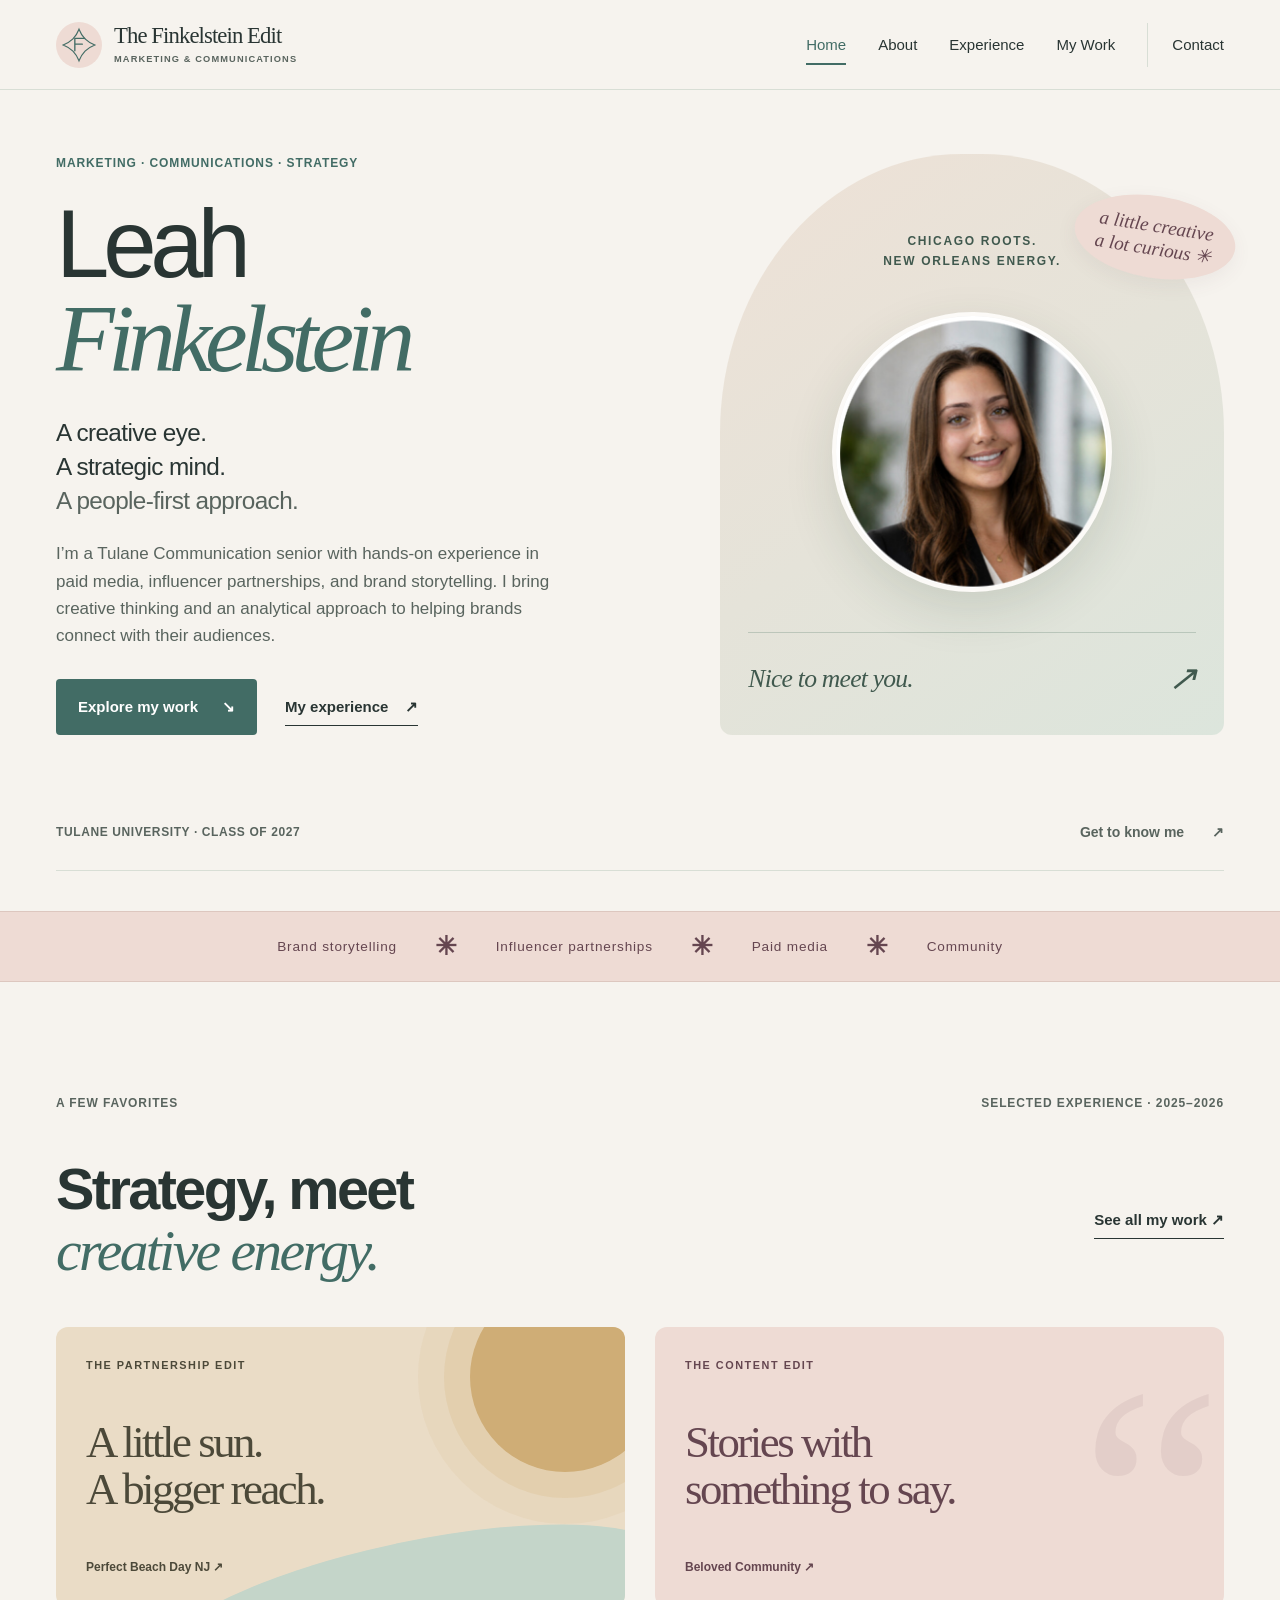
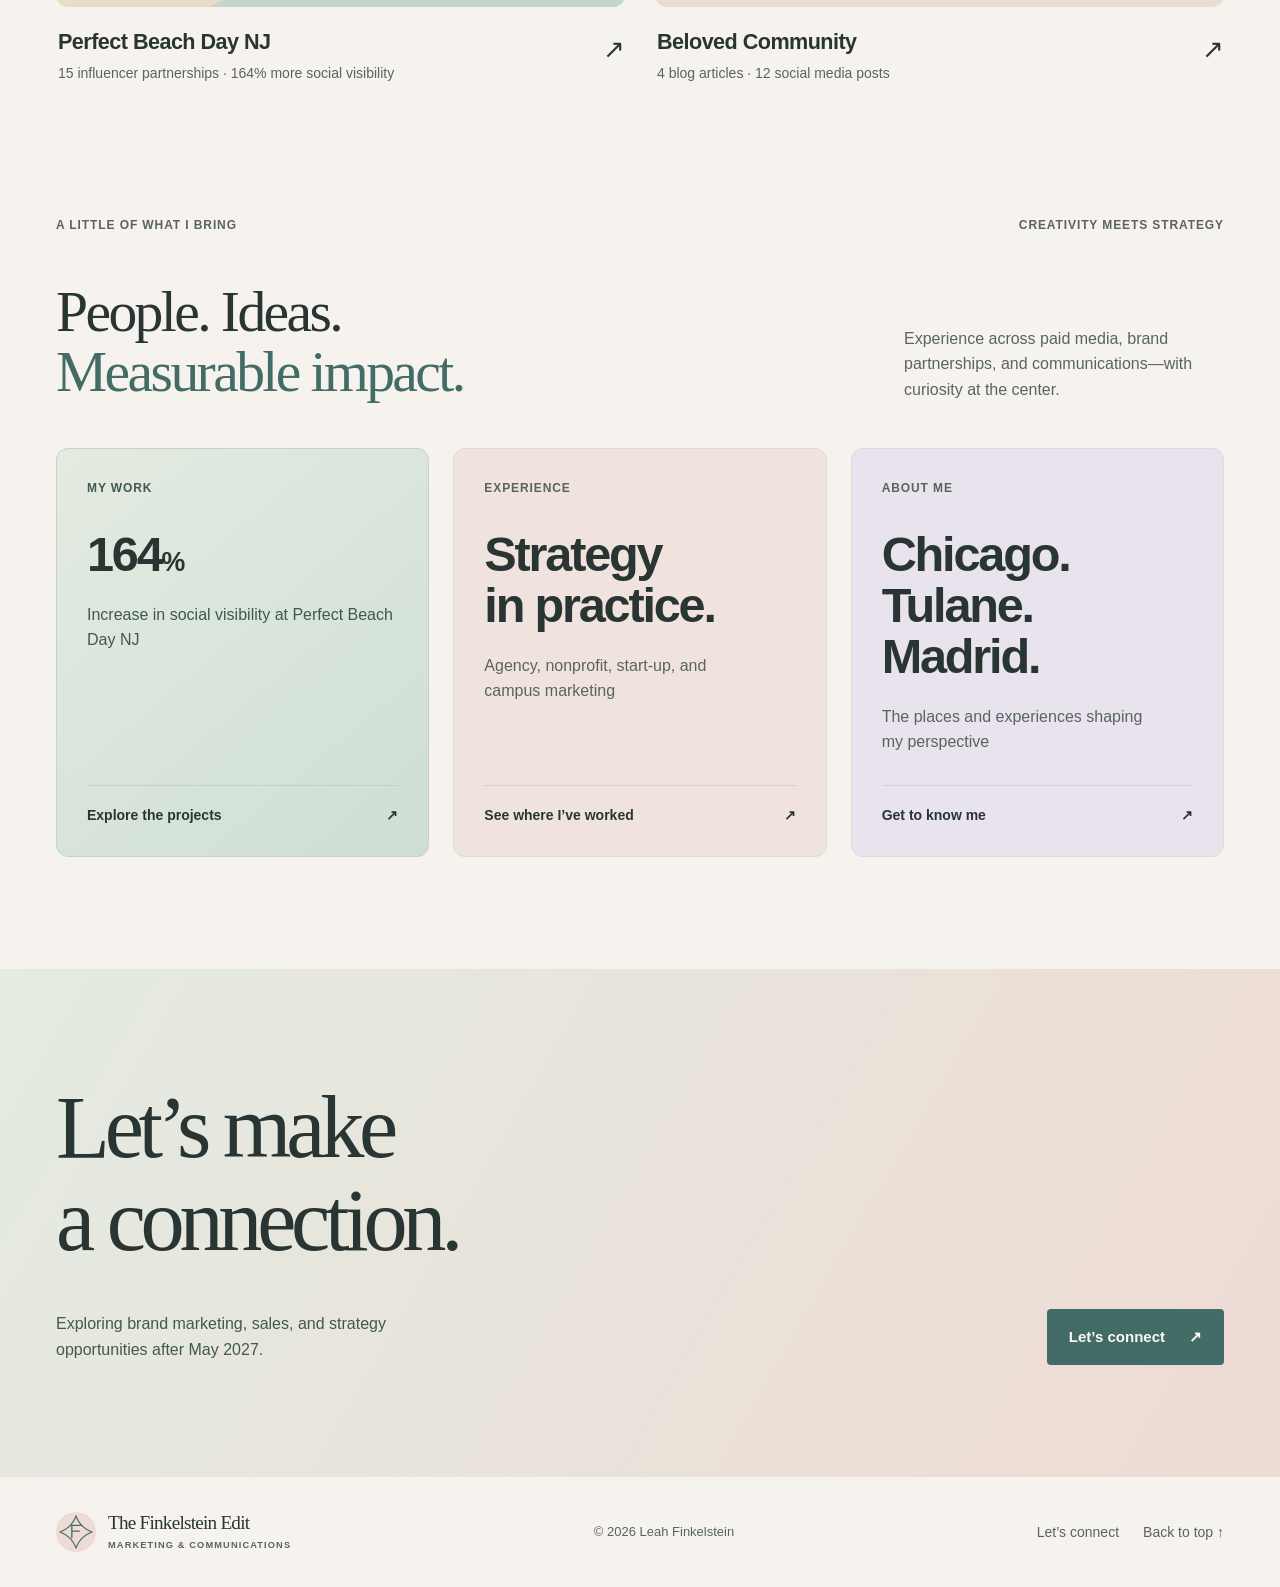
<file: index.html>
<!doctype html>
<html lang="en">
<head>
  <meta charset="UTF-8">
  <meta name="viewport" content="width=device-width, initial-scale=1">
  <meta name="description" content="Meet Leah Finkelstein, a Tulane senior connecting creative thinking with marketing strategy. Explore her experience, projects, and background.">
  <meta name="theme-color" content="#426c65">
  <meta property="og:title" content="Leah Finkelstein | Marketing & Communications">
  <meta property="og:description" content="Meet Leah Finkelstein, a Tulane senior connecting creative thinking with marketing strategy. Explore her experience, projects, and background.">
  <meta property="og:type" content="website">
  <title>Leah Finkelstein | Marketing & Communications</title>
  <link rel="icon" href="data:image/svg+xml,%3Csvg%20xmlns%3D%22http%3A%2F%2Fwww.w3.org%2F2000%2Fsvg%22%20viewBox%3D%220%200%2064%2064%22%3E%3Crect%20width%3D%2264%22%20height%3D%2264%22%20rx%3D%2216%22%20fill%3D%22%23eedbd4%22%2F%3E%3Cpath%20d%3D%22M32%207C38%2020%2044%2026%2057%2032C44%2038%2038%2044%2032%2057C26%2044%2020%2038%207%2032C20%2026%2026%2020%2032%207Z%22%20fill%3D%22none%22%20stroke%3D%22%23426c65%22%20stroke-width%3D%221.8%22%2F%3E%3Cpath%20d%3D%22M25%2042V22h16M25%2031h12%22%20fill%3D%22none%22%20stroke%3D%22%23426c65%22%20stroke-width%3D%222.3%22%2F%3E%3C%2Fsvg%3E">
  <link rel="stylesheet" href="styles.css?v=7">
  <script src="script.js?v=6" defer></script>
  <noscript><style>@media(max-width:700px){.header{height:auto;flex-wrap:wrap;padding-block:16px;gap:16px}.menu-toggle{display:none}nav{position:static;display:flex;flex-wrap:wrap;padding:0;box-shadow:none;width:100%;gap:4px}nav a{padding:6px 10px}.nav-contact{border:0;margin:0}}</style></noscript>
</head>
<body id="top" class="editorial-home">
<a class="skip-link" href="#main">Skip to content</a>
<div class="progress" aria-hidden="true"></div>
<header class="header">
    <a class="wordmark identity-mark" href="index.html" aria-label="The Finkelstein Edit — Leah Finkelstein, home"><span class="identity-emblem" aria-hidden="true"><svg viewBox="0 0 48 48" width="48" height="48" focusable="false"><path d="M24 5C28 15 33 20 43 24C33 28 28 33 24 43C20 33 15 28 5 24C15 20 20 15 24 5Z" fill="none" stroke="currentColor" stroke-width="1.4"/><path d="M19 31V16h12M19 23h9" fill="none" stroke="currentColor" stroke-width="1.6" stroke-linecap="round"/></svg></span><span class="identity-copy"><span class="identity-title">The Finkelstein Edit</span><span class="identity-subtitle">MARKETING &amp; COMMUNICATIONS</span></span></a>
    <button class="menu-toggle" aria-expanded="false" aria-controls="navigation">Menu <span aria-hidden="true">+</span></button>
    <nav id="navigation" aria-label="Main navigation"><a href="index.html" aria-current="page">Home</a><a href="about.html">About</a><a href="experience.html">Experience</a><a href="work.html">My Work</a><a href="contact.html" class="nav-contact">Contact</a></nav>
  </header>
<main id="main"><section class="hero wrap" id="home" aria-labelledby="hero-title">
      <div class="hero-copy">
        <p class="eyebrow entrance">MARKETING · COMMUNICATIONS · STRATEGY</p>
        <h1 id="hero-title" class="entrance">Leah<br><em>Finkelstein</em></h1>
        <p class="hero-intro entrance">A creative eye.<br>A strategic mind.<br><span>A people-first approach.</span></p>
        <p class="hero-description entrance">I’m a Tulane Communication senior with hands-on experience in paid media, influencer partnerships, and brand storytelling. I bring creative thinking and an analytical approach to helping brands connect with their audiences.</p>
        <div class="actions entrance"><a class="button primary" href="work.html">Explore my work <span aria-hidden="true">↘</span></a><a class="text-link" href="experience.html">My experience <span aria-hidden="true">↗</span></a></div>
      </div>
      <div class="portrait-panel entrance">
        <span class="portrait-sticker" aria-hidden="true">a little creative<br>a lot curious ✳</span><div class="portrait-caption"><span>CHICAGO ROOTS.</span><span>NEW ORLEANS ENERGY.</span></div>
        <div class="portrait"><img src="assets/leah-portrait.png" alt="Leah Finkelstein smiling in a professional headshot" width="470" height="414" fetchpriority="high"></div>
        <div class="portrait-bottom"><span>Nice to meet you.</span><span aria-hidden="true">↗</span></div>
      </div>
      <div class="hero-footer"><span>TULANE UNIVERSITY · CLASS OF 2027</span><a href="about.html">Get to know me <span aria-hidden="true">↗</span></a></div>
    </section><div class="specialty-ribbon" aria-label="Marketing focus"><span>Brand storytelling</span><b aria-hidden="true">✳</b><span>Influencer partnerships</span><b aria-hidden="true">✳</b><span>Paid media</span><b aria-hidden="true">✳</b><span>Community</span></div><section class="section wrap featured-work" aria-labelledby="featured-title"><div class="section-label"><span>A FEW FAVORITES</span><span>SELECTED EXPERIENCE · 2025–2026</span></div><div class="section-heading"><h2 id="featured-title">Strategy, meet<br><em>creative energy.</em></h2><a class="text-link" href="work.html">See all my work ↗</a></div><div class="featured-grid"><a href="work.html#project-1" class="feature-card"><div class="work-cover cover-beach" aria-hidden="true"><span class="cover-kicker">THE PARTNERSHIP EDIT</span><span class="cover-title">A little sun.<br>A bigger reach.</span><span class="cover-note">Perfect Beach Day NJ ↗</span><i class="sun-disc"></i></div><div class="feature-caption"><h3>Perfect Beach Day NJ</h3><p>15 influencer partnerships · 164% more social visibility</p><span aria-hidden="true">↗</span></div></a><a href="work.html#project-2" class="feature-card"><div class="work-cover cover-content" aria-hidden="true"><span class="cover-kicker">THE CONTENT EDIT</span><span class="cover-title">Stories with<br>something to say.</span><span class="cover-note">Beloved Community ↗</span><i class="quote-mark">“</i></div><div class="feature-caption"><h3>Beloved Community</h3><p>4 blog articles · 12 social media posts</p><span aria-hidden="true">↗</span></div></a></div></section><section class="section wrap home-highlights" aria-labelledby="highlights-title"><div class="section-label reveal"><span>A LITTLE OF WHAT I BRING</span><span>CREATIVITY MEETS STRATEGY</span></div><div class="section-heading reveal"><h2 id="highlights-title">People. Ideas.<br><span class="blue">Measurable impact.</span></h2><p>Experience across paid media, brand partnerships, and communications—with curiosity at the center.</p></div><div class="home-links"><a href="work.html" class="reveal"><span class="small-label">MY WORK</span><strong>164<span>%</span></strong><p>Increase in social visibility at Perfect Beach Day NJ</p><span class="home-link-label">Explore the projects <span aria-hidden="true">↗</span></span></a><a href="experience.html" class="reveal"><span class="small-label">EXPERIENCE</span><strong>Strategy<br>in practice.</strong><p>Agency, nonprofit, start-up, and campus marketing</p><span class="home-link-label">See where I’ve worked <span aria-hidden="true">↗</span></span></a><a href="about.html" class="reveal"><span class="small-label">ABOUT ME</span><strong>Chicago.<br>Tulane.<br>Madrid.</strong><p>The places and experiences shaping my perspective</p><span class="home-link-label">Get to know me <span aria-hidden="true">↗</span></span></a></div></section><section class="contact section"><div class="wrap"><h2 class="reveal">Let’s make<br>a connection.</h2><div class="contact-bottom reveal"><p>Exploring brand marketing, sales, and strategy opportunities after May 2027.</p><a class="button light" href="contact.html">Let’s connect <span aria-hidden="true">↗</span></a></div></div></section></main>
<footer class="footer wrap"><a class="wordmark identity-mark" href="index.html" aria-label="The Finkelstein Edit — Leah Finkelstein, home"><span class="identity-emblem" aria-hidden="true"><svg viewBox="0 0 48 48" width="48" height="48" focusable="false"><path d="M24 5C28 15 33 20 43 24C33 28 28 33 24 43C20 33 15 28 5 24C15 20 20 15 24 5Z" fill="none" stroke="currentColor" stroke-width="1.4"/><path d="M19 31V16h12M19 23h9" fill="none" stroke="currentColor" stroke-width="1.6" stroke-linecap="round"/></svg></span><span class="identity-copy"><span class="identity-title">The Finkelstein Edit</span><span class="identity-subtitle">MARKETING &amp; COMMUNICATIONS</span></span></a><span>© 2026 Leah Finkelstein</span><div class="footer-links"><a href="contact.html">Let’s connect</a><a href="#top">Back to top ↑</a></div></footer>
</body>
</html>
</file>
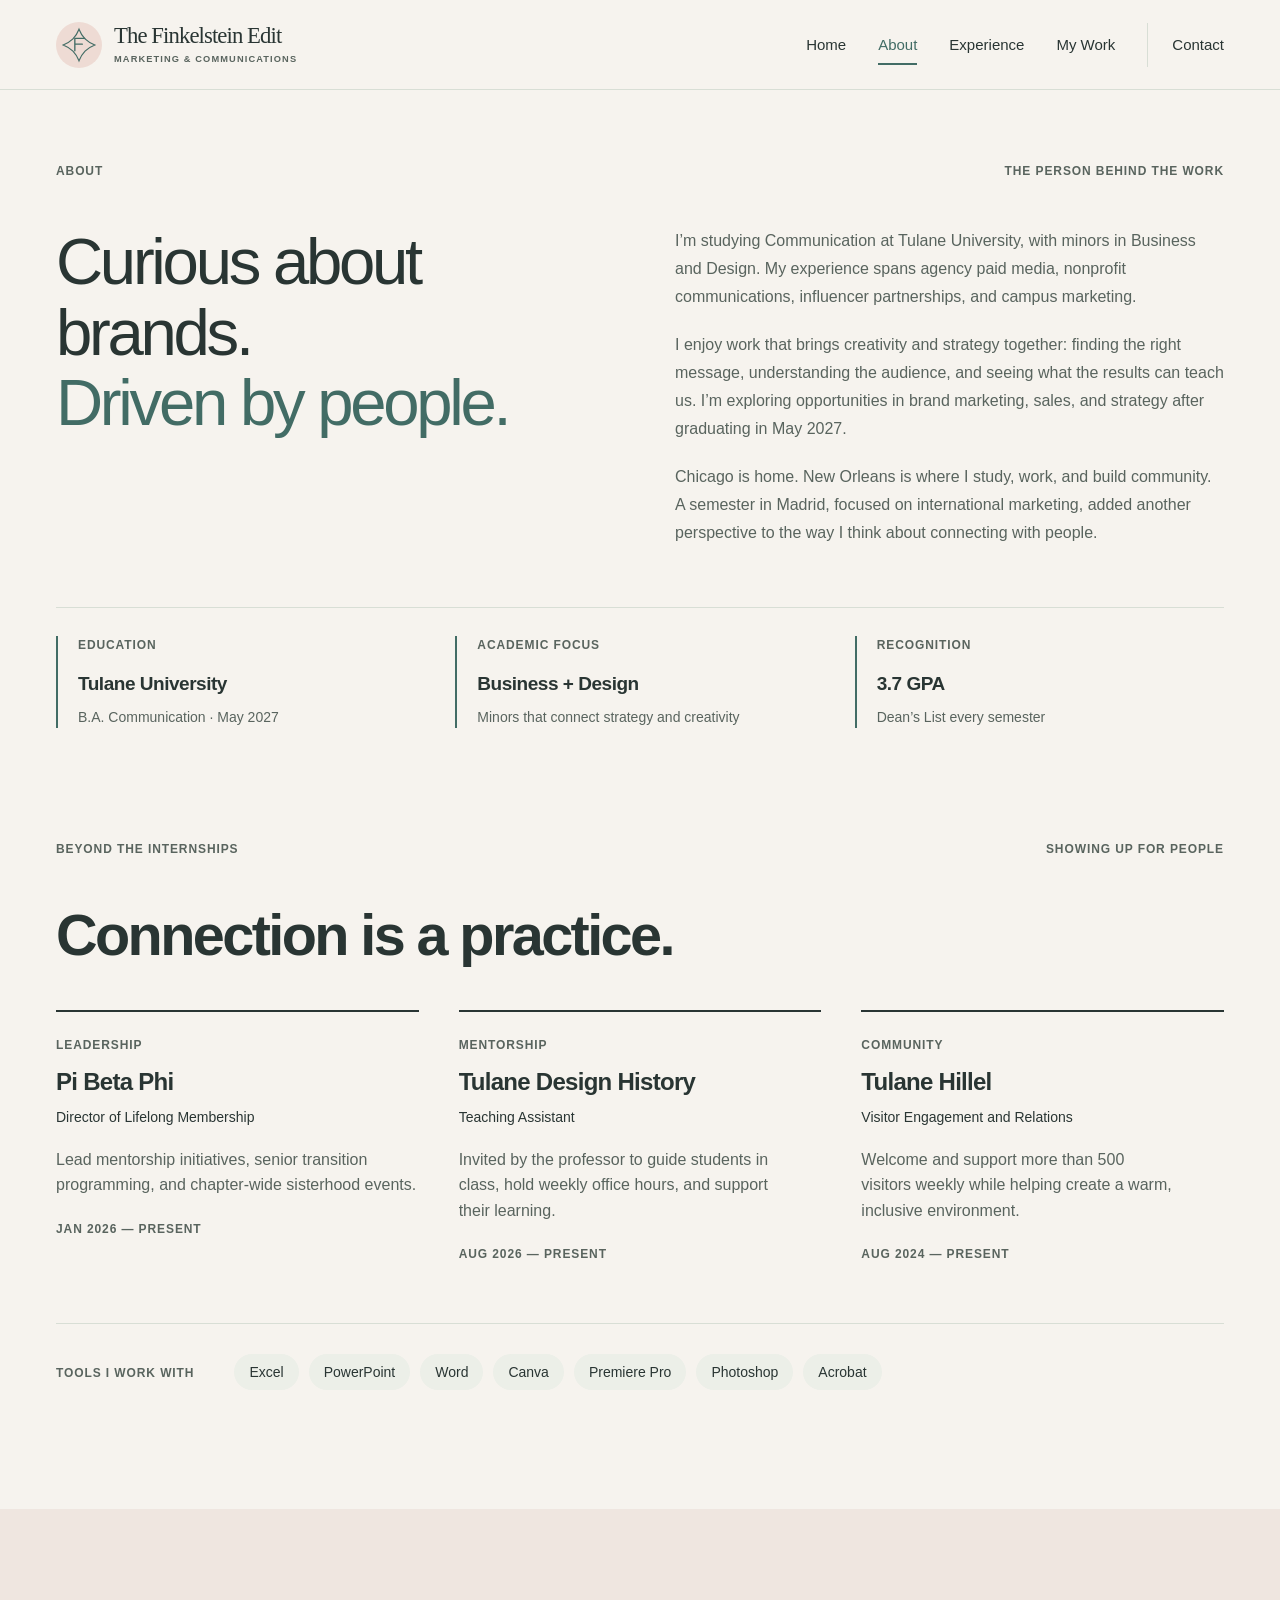
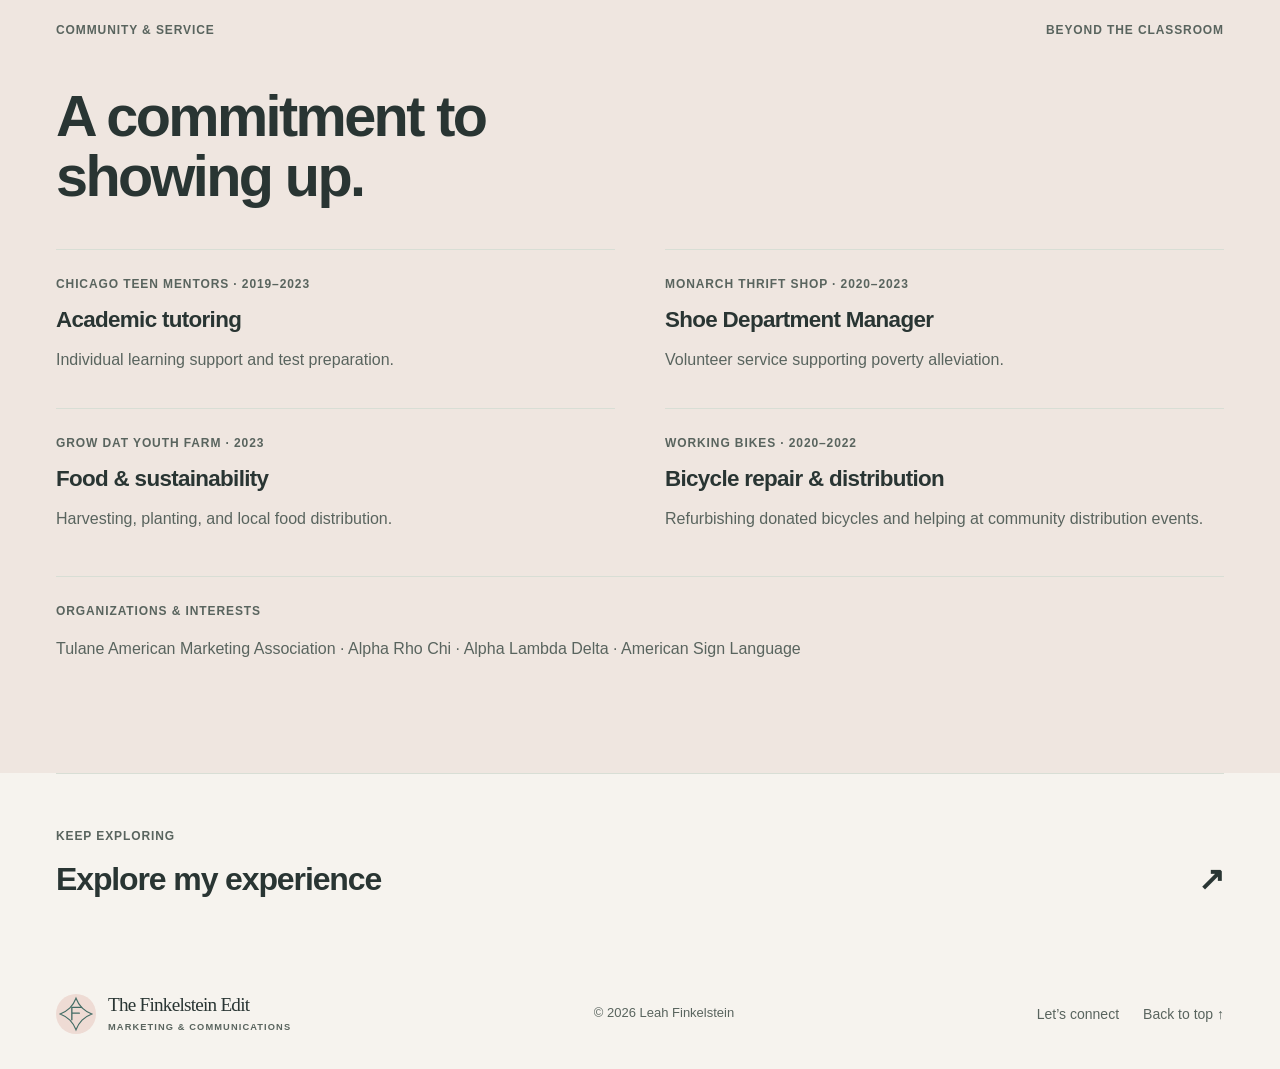
<file: about.html>
<!doctype html>
<html lang="en">
<head>
  <meta charset="UTF-8">
  <meta name="viewport" content="width=device-width, initial-scale=1">
  <meta name="description" content="Get to know Leah: Communication at Tulane, Business and Design minors, international marketing in Madrid, leadership, and community service.">
  <meta name="theme-color" content="#426c65">
  <meta property="og:title" content="About | Leah Finkelstein">
  <meta property="og:description" content="Get to know Leah: Communication at Tulane, Business and Design minors, international marketing in Madrid, leadership, and community service.">
  <meta property="og:type" content="website">
  <title>About | Leah Finkelstein</title>
  <link rel="icon" href="data:image/svg+xml,%3Csvg%20xmlns%3D%22http%3A%2F%2Fwww.w3.org%2F2000%2Fsvg%22%20viewBox%3D%220%200%2064%2064%22%3E%3Crect%20width%3D%2264%22%20height%3D%2264%22%20rx%3D%2216%22%20fill%3D%22%23eedbd4%22%2F%3E%3Cpath%20d%3D%22M32%207C38%2020%2044%2026%2057%2032C44%2038%2038%2044%2032%2057C26%2044%2020%2038%207%2032C20%2026%2026%2020%2032%207Z%22%20fill%3D%22none%22%20stroke%3D%22%23426c65%22%20stroke-width%3D%221.8%22%2F%3E%3Cpath%20d%3D%22M25%2042V22h16M25%2031h12%22%20fill%3D%22none%22%20stroke%3D%22%23426c65%22%20stroke-width%3D%222.3%22%2F%3E%3C%2Fsvg%3E">
  <link rel="stylesheet" href="styles.css?v=7">
  <script src="script.js?v=6" defer></script>
  <noscript><style>@media(max-width:700px){.header{height:auto;flex-wrap:wrap;padding-block:16px;gap:16px}.menu-toggle{display:none}nav{position:static;display:flex;flex-wrap:wrap;padding:0;box-shadow:none;width:100%;gap:4px}nav a{padding:6px 10px}.nav-contact{border:0;margin:0}}</style></noscript>
</head>
<body id="top">
<a class="skip-link" href="#main">Skip to content</a>
<div class="progress" aria-hidden="true"></div>
<header class="header">
    <a class="wordmark identity-mark" href="index.html" aria-label="The Finkelstein Edit — Leah Finkelstein, home"><span class="identity-emblem" aria-hidden="true"><svg viewBox="0 0 48 48" width="48" height="48" focusable="false"><path d="M24 5C28 15 33 20 43 24C33 28 28 33 24 43C20 33 15 28 5 24C15 20 20 15 24 5Z" fill="none" stroke="currentColor" stroke-width="1.4"/><path d="M19 31V16h12M19 23h9" fill="none" stroke="currentColor" stroke-width="1.6" stroke-linecap="round"/></svg></span><span class="identity-copy"><span class="identity-title">The Finkelstein Edit</span><span class="identity-subtitle">MARKETING &amp; COMMUNICATIONS</span></span></a>
    <button class="menu-toggle" aria-expanded="false" aria-controls="navigation">Menu <span aria-hidden="true">+</span></button>
    <nav id="navigation" aria-label="Main navigation"><a href="index.html">Home</a><a href="about.html" aria-current="page">About</a><a href="experience.html">Experience</a><a href="work.html">My Work</a><a href="contact.html" class="nav-contact">Contact</a></nav>
  </header>
<main id="main"><section class="about section wrap page-opening" id="about" aria-labelledby="about-title">
      <div class="section-label reveal"><span>ABOUT</span><span>THE PERSON BEHIND THE WORK</span></div>
      <div class="about-grid"><h1 id="about-title" class="reveal">Curious about brands.<br><span class="blue">Driven by people.</span></h1>
        <div class="about-copy reveal"><p>I’m studying Communication at Tulane University, with minors in Business and Design. My experience spans agency paid media, nonprofit communications, influencer partnerships, and campus marketing.</p><p>I enjoy work that brings creativity and strategy together: finding the right message, understanding the audience, and seeing what the results can teach us. I’m exploring opportunities in brand marketing, sales, and strategy after graduating in May 2027.</p><p>Chicago is home. New Orleans is where I study, work, and build community. A semester in Madrid, focused on international marketing, added another perspective to the way I think about connecting with people.</p></div></div>
      <div class="education-strip reveal"><div><span class="small-label">EDUCATION</span><strong>Tulane University</strong><p>B.A. Communication · May 2027</p></div><div><span class="small-label">ACADEMIC FOCUS</span><strong>Business + Design</strong><p>Minors that connect strategy and creativity</p></div><div><span class="small-label">RECOGNITION</span><strong>3.7 GPA</strong><p>Dean’s List every semester</p></div></div>
    </section><section class="leadership section wrap" aria-labelledby="leadership-title"><div class="section-label reveal"><span>BEYOND THE INTERNSHIPS</span><span>SHOWING UP FOR PEOPLE</span></div><h2 id="leadership-title" class="reveal">Connection is a practice.</h2>
      <div class="leadership-grid">
        <article class="reveal"><span class="small-label">LEADERSHIP</span><h3>Pi Beta Phi</h3><p class="role">Director of Lifelong Membership</p><p>Lead mentorship initiatives, senior transition programming, and chapter-wide sisterhood events.</p><span class="date">JAN 2026 — PRESENT</span></article>
        <article class="reveal"><span class="small-label">MENTORSHIP</span><h3>Tulane Design History</h3><p class="role">Teaching Assistant</p><p>Invited by the professor to guide students in class, hold weekly office hours, and support their learning.</p><span class="date">AUG 2026 — PRESENT</span></article>
        <article class="reveal"><span class="small-label">COMMUNITY</span><h3>Tulane Hillel</h3><p class="role">Visitor Engagement and Relations</p><p>Welcome and support more than 500 visitors weekly while helping create a warm, inclusive environment.</p><span class="date">AUG 2024 — PRESENT</span></article>
      </div>
      <div class="tools-row reveal"><span class="small-label">TOOLS I WORK WITH</span><ul aria-label="Tools"><li>Excel</li><li>PowerPoint</li><li>Word</li><li>Canva</li><li>Premiere Pro</li><li>Photoshop</li><li>Acrobat</li></ul></div>
    </section><section class="section community"><div class="wrap"><div class="section-label reveal"><span>COMMUNITY & SERVICE</span><span>BEYOND THE CLASSROOM</span></div><h2 class="reveal">A commitment to<br>showing up.</h2><div class="community-grid"><article class="reveal"><span class="small-label">CHICAGO TEEN MENTORS · 2019–2023</span><h3>Academic tutoring</h3><p>Individual learning support and test preparation.</p></article><article class="reveal"><span class="small-label">MONARCH THRIFT SHOP · 2020–2023</span><h3>Shoe Department Manager</h3><p>Volunteer service supporting poverty alleviation.</p></article><article class="reveal"><span class="small-label">GROW DAT YOUTH FARM · 2023</span><h3>Food & sustainability</h3><p>Harvesting, planting, and local food distribution.</p></article><article class="reveal"><span class="small-label">WORKING BIKES · 2020–2022</span><h3>Bicycle repair & distribution</h3><p>Refurbishing donated bicycles and helping at community distribution events.</p></article></div><div class="memberships reveal"><span class="small-label">ORGANIZATIONS & INTERESTS</span><p>Tulane American Marketing Association · Alpha Rho Chi · Alpha Lambda Delta · American Sign Language</p></div></div></section><div class="next-page wrap"><a href="experience.html"><span class="small-label">KEEP EXPLORING</span><span>Explore my experience <span aria-hidden="true">↗</span></span></a></div></main>
<footer class="footer wrap"><a class="wordmark identity-mark" href="index.html" aria-label="The Finkelstein Edit — Leah Finkelstein, home"><span class="identity-emblem" aria-hidden="true"><svg viewBox="0 0 48 48" width="48" height="48" focusable="false"><path d="M24 5C28 15 33 20 43 24C33 28 28 33 24 43C20 33 15 28 5 24C15 20 20 15 24 5Z" fill="none" stroke="currentColor" stroke-width="1.4"/><path d="M19 31V16h12M19 23h9" fill="none" stroke="currentColor" stroke-width="1.6" stroke-linecap="round"/></svg></span><span class="identity-copy"><span class="identity-title">The Finkelstein Edit</span><span class="identity-subtitle">MARKETING &amp; COMMUNICATIONS</span></span></a><span>© 2026 Leah Finkelstein</span><div class="footer-links"><a href="contact.html">Let’s connect</a><a href="#top">Back to top ↑</a></div></footer>
</body>
</html>
</file>
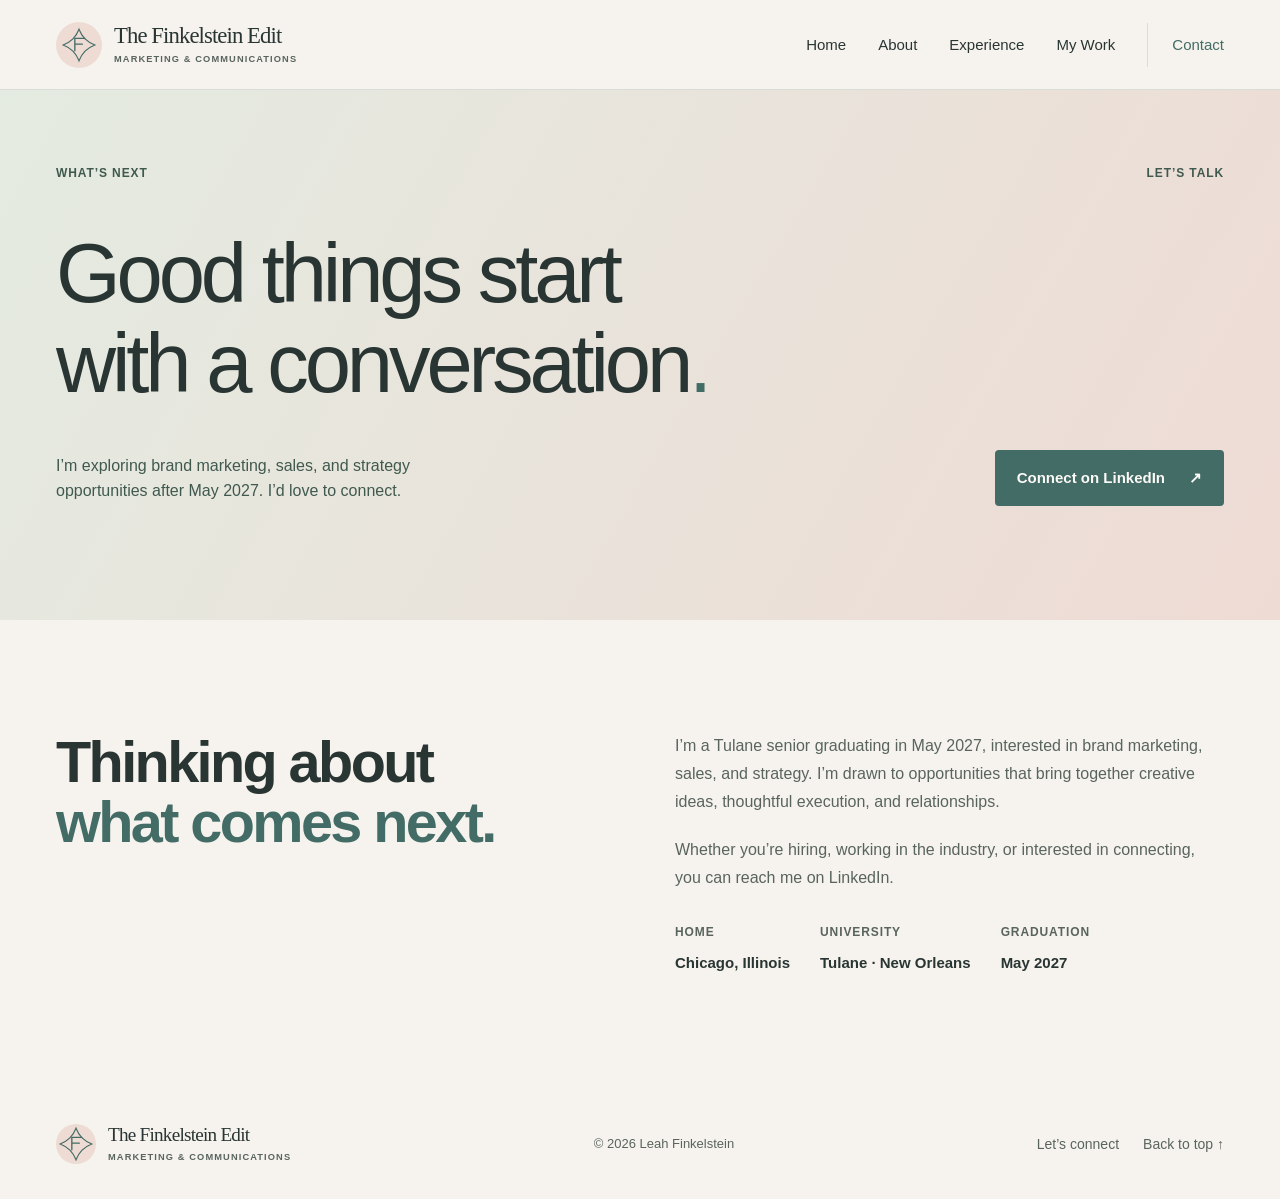
<file: contact.html>
<!doctype html>
<html lang="en">
<head>
  <meta charset="UTF-8">
  <meta name="viewport" content="width=device-width, initial-scale=1">
  <meta name="description" content="Connect with Leah Finkelstein on LinkedIn to discuss brand marketing, sales, and strategy opportunities after May 2027.">
  <meta name="theme-color" content="#426c65">
  <meta property="og:title" content="Contact | Leah Finkelstein">
  <meta property="og:description" content="Connect with Leah Finkelstein on LinkedIn to discuss brand marketing, sales, and strategy opportunities after May 2027.">
  <meta property="og:type" content="website">
  <title>Contact | Leah Finkelstein</title>
  <link rel="icon" href="data:image/svg+xml,%3Csvg%20xmlns%3D%22http%3A%2F%2Fwww.w3.org%2F2000%2Fsvg%22%20viewBox%3D%220%200%2064%2064%22%3E%3Crect%20width%3D%2264%22%20height%3D%2264%22%20rx%3D%2216%22%20fill%3D%22%23eedbd4%22%2F%3E%3Cpath%20d%3D%22M32%207C38%2020%2044%2026%2057%2032C44%2038%2038%2044%2032%2057C26%2044%2020%2038%207%2032C20%2026%2026%2020%2032%207Z%22%20fill%3D%22none%22%20stroke%3D%22%23426c65%22%20stroke-width%3D%221.8%22%2F%3E%3Cpath%20d%3D%22M25%2042V22h16M25%2031h12%22%20fill%3D%22none%22%20stroke%3D%22%23426c65%22%20stroke-width%3D%222.3%22%2F%3E%3C%2Fsvg%3E">
  <link rel="stylesheet" href="styles.css?v=7">
  <script src="script.js?v=6" defer></script>
  <noscript><style>@media(max-width:700px){.header{height:auto;flex-wrap:wrap;padding-block:16px;gap:16px}.menu-toggle{display:none}nav{position:static;display:flex;flex-wrap:wrap;padding:0;box-shadow:none;width:100%;gap:4px}nav a{padding:6px 10px}.nav-contact{border:0;margin:0}}</style></noscript>
</head>
<body id="top">
<a class="skip-link" href="#main">Skip to content</a>
<div class="progress" aria-hidden="true"></div>
<header class="header">
    <a class="wordmark identity-mark" href="index.html" aria-label="The Finkelstein Edit — Leah Finkelstein, home"><span class="identity-emblem" aria-hidden="true"><svg viewBox="0 0 48 48" width="48" height="48" focusable="false"><path d="M24 5C28 15 33 20 43 24C33 28 28 33 24 43C20 33 15 28 5 24C15 20 20 15 24 5Z" fill="none" stroke="currentColor" stroke-width="1.4"/><path d="M19 31V16h12M19 23h9" fill="none" stroke="currentColor" stroke-width="1.6" stroke-linecap="round"/></svg></span><span class="identity-copy"><span class="identity-title">The Finkelstein Edit</span><span class="identity-subtitle">MARKETING &amp; COMMUNICATIONS</span></span></a>
    <button class="menu-toggle" aria-expanded="false" aria-controls="navigation">Menu <span aria-hidden="true">+</span></button>
    <nav id="navigation" aria-label="Main navigation"><a href="index.html">Home</a><a href="about.html">About</a><a href="experience.html">Experience</a><a href="work.html">My Work</a><a href="contact.html" aria-current="page" class="nav-contact">Contact</a></nav>
  </header>
<main id="main"><section class="contact section page-opening contact-page" id="contact" aria-labelledby="contact-title"><div class="wrap"><div class="section-label reveal"><span>WHAT’S NEXT</span><span>LET’S TALK</span></div><h1 id="contact-title" class="reveal">Good things start<br>with a conversation<span>.</span></h1><div class="contact-bottom reveal"><p>I’m exploring brand marketing, sales, and strategy opportunities after May 2027. I’d love to connect.</p><a class="button light" href="https://www.linkedin.com/in/leah-c-finkelstein" target="_blank" rel="noopener noreferrer">Connect on LinkedIn <span aria-hidden="true">↗</span><span class="sr-only"> (opens in a new tab)</span></a></div></div></section><section class="section wrap contact-context" aria-labelledby="next-title"><div class="about-grid"><h2 id="next-title" class="reveal">Thinking about<br><span class="blue">what comes next.</span></h2><div class="about-copy reveal"><p>I’m a Tulane senior graduating in May 2027, interested in brand marketing, sales, and strategy. I’m drawn to opportunities that bring together creative ideas, thoughtful execution, and relationships.</p><p>Whether you’re hiring, working in the industry, or interested in connecting, you can reach me on LinkedIn.</p><div class="contact-facts"><div><span class="small-label">HOME</span><strong>Chicago, Illinois</strong></div><div><span class="small-label">UNIVERSITY</span><strong>Tulane · New Orleans</strong></div><div><span class="small-label">GRADUATION</span><strong>May 2027</strong></div></div></div></div></section></main>
<footer class="footer wrap"><a class="wordmark identity-mark" href="index.html" aria-label="The Finkelstein Edit — Leah Finkelstein, home"><span class="identity-emblem" aria-hidden="true"><svg viewBox="0 0 48 48" width="48" height="48" focusable="false"><path d="M24 5C28 15 33 20 43 24C33 28 28 33 24 43C20 33 15 28 5 24C15 20 20 15 24 5Z" fill="none" stroke="currentColor" stroke-width="1.4"/><path d="M19 31V16h12M19 23h9" fill="none" stroke="currentColor" stroke-width="1.6" stroke-linecap="round"/></svg></span><span class="identity-copy"><span class="identity-title">The Finkelstein Edit</span><span class="identity-subtitle">MARKETING &amp; COMMUNICATIONS</span></span></a><span>© 2026 Leah Finkelstein</span><div class="footer-links"><a href="contact.html">Let’s connect</a><a href="#top">Back to top ↑</a></div></footer>
</body>
</html>
</file>
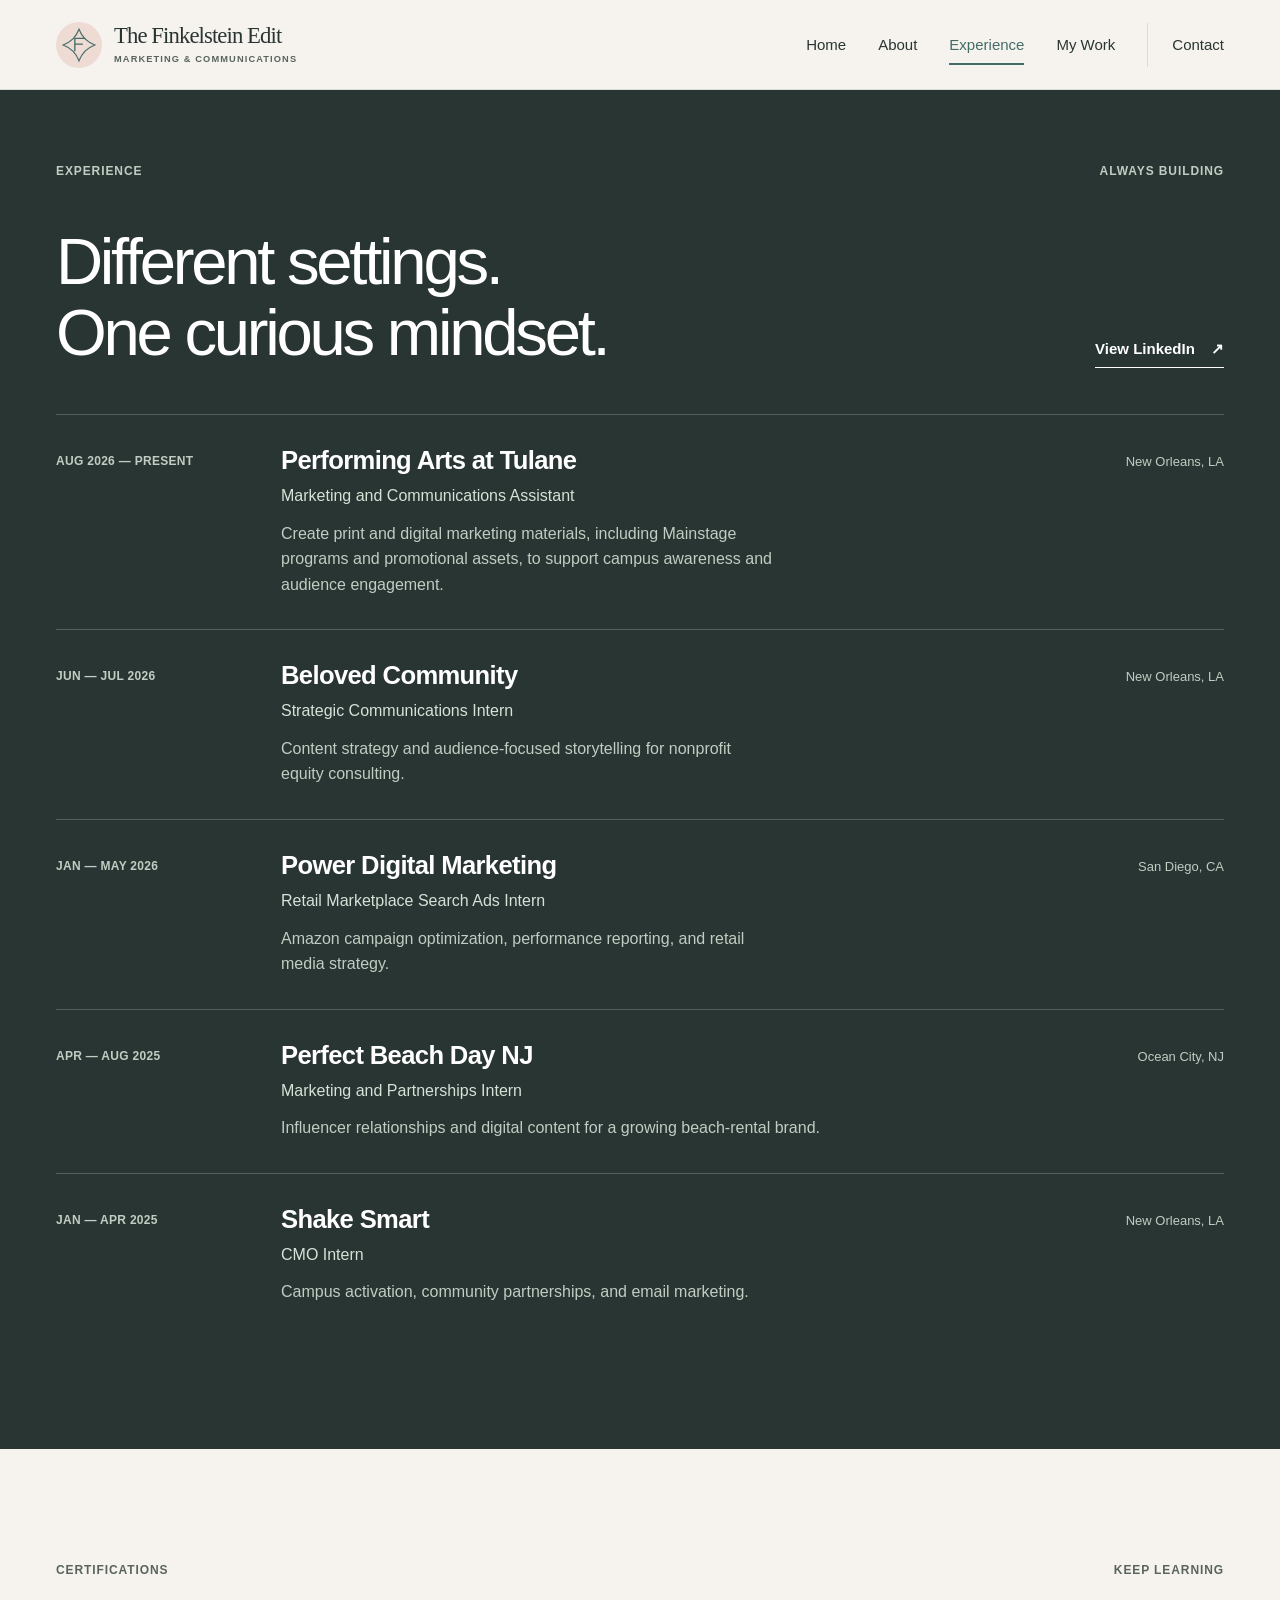
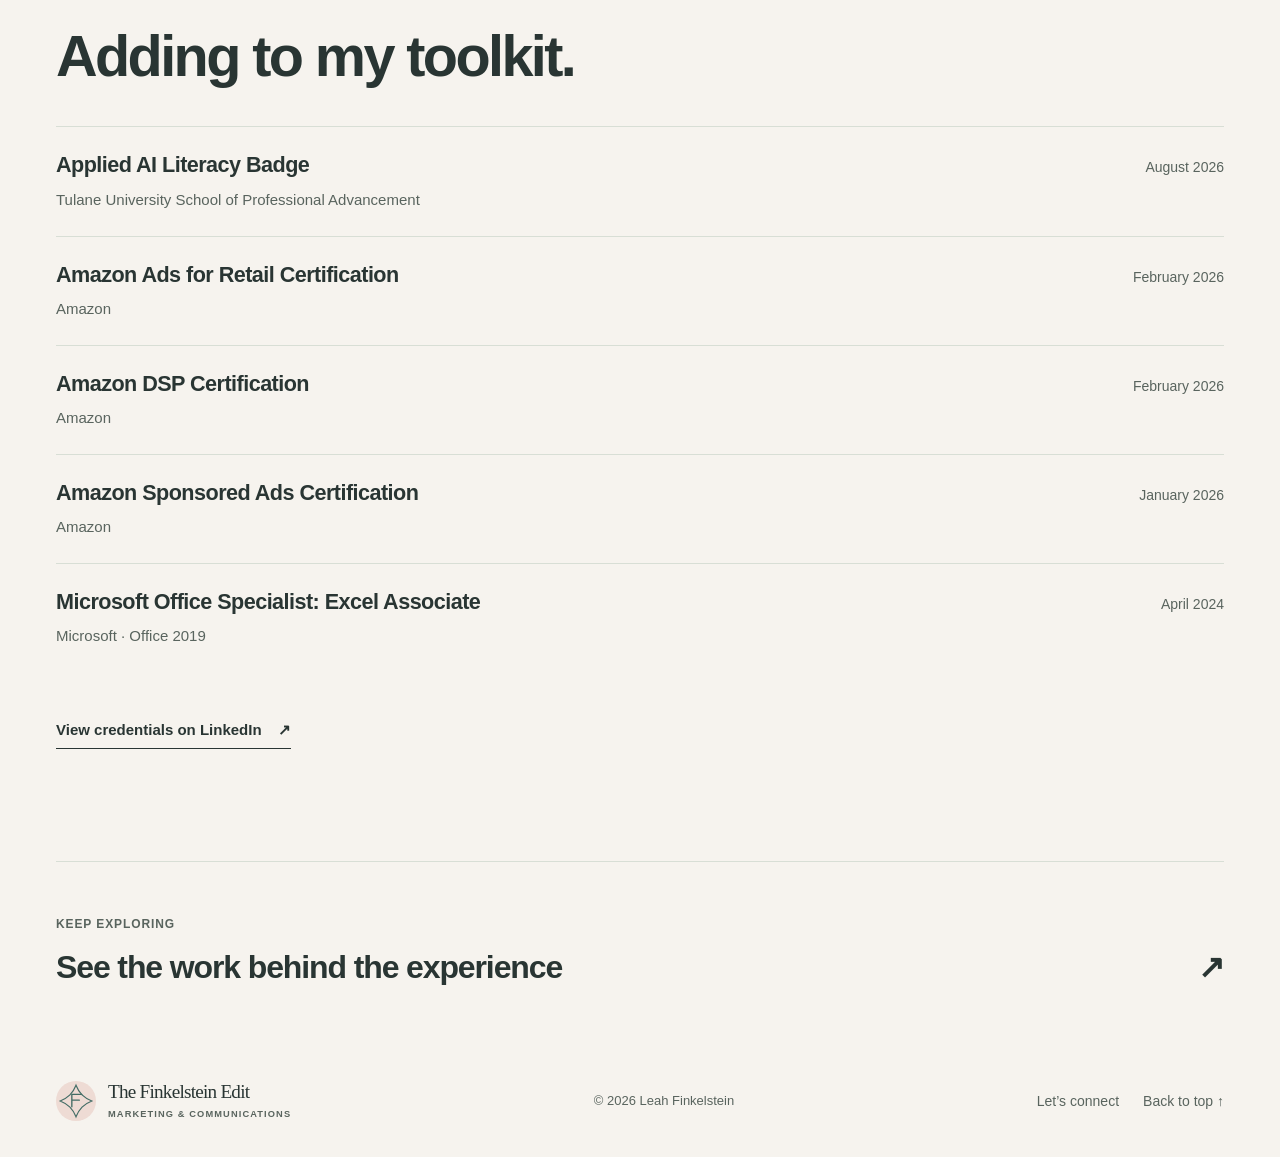
<file: experience.html>
<!doctype html>
<html lang="en">
<head>
  <meta charset="UTF-8">
  <meta name="viewport" content="width=device-width, initial-scale=1">
  <meta name="description" content="Explore Leah’s marketing and communications experience, from Amazon retail media to campus campaigns, plus certifications in advertising, AI, and Excel.">
  <meta name="theme-color" content="#426c65">
  <meta property="og:title" content="Experience & Certifications | Leah Finkelstein">
  <meta property="og:description" content="Explore Leah’s marketing and communications experience, from Amazon retail media to campus campaigns, plus certifications in advertising, AI, and Excel.">
  <meta property="og:type" content="website">
  <title>Experience & Certifications | Leah Finkelstein</title>
  <link rel="icon" href="data:image/svg+xml,%3Csvg%20xmlns%3D%22http%3A%2F%2Fwww.w3.org%2F2000%2Fsvg%22%20viewBox%3D%220%200%2064%2064%22%3E%3Crect%20width%3D%2264%22%20height%3D%2264%22%20rx%3D%2216%22%20fill%3D%22%23eedbd4%22%2F%3E%3Cpath%20d%3D%22M32%207C38%2020%2044%2026%2057%2032C44%2038%2038%2044%2032%2057C26%2044%2020%2038%207%2032C20%2026%2026%2020%2032%207Z%22%20fill%3D%22none%22%20stroke%3D%22%23426c65%22%20stroke-width%3D%221.8%22%2F%3E%3Cpath%20d%3D%22M25%2042V22h16M25%2031h12%22%20fill%3D%22none%22%20stroke%3D%22%23426c65%22%20stroke-width%3D%222.3%22%2F%3E%3C%2Fsvg%3E">
  <link rel="stylesheet" href="styles.css?v=7">
  <script src="script.js?v=6" defer></script>
  <noscript><style>@media(max-width:700px){.header{height:auto;flex-wrap:wrap;padding-block:16px;gap:16px}.menu-toggle{display:none}nav{position:static;display:flex;flex-wrap:wrap;padding:0;box-shadow:none;width:100%;gap:4px}nav a{padding:6px 10px}.nav-contact{border:0;margin:0}}</style></noscript>
</head>
<body id="top">
<a class="skip-link" href="#main">Skip to content</a>
<div class="progress" aria-hidden="true"></div>
<header class="header">
    <a class="wordmark identity-mark" href="index.html" aria-label="The Finkelstein Edit — Leah Finkelstein, home"><span class="identity-emblem" aria-hidden="true"><svg viewBox="0 0 48 48" width="48" height="48" focusable="false"><path d="M24 5C28 15 33 20 43 24C33 28 28 33 24 43C20 33 15 28 5 24C15 20 20 15 24 5Z" fill="none" stroke="currentColor" stroke-width="1.4"/><path d="M19 31V16h12M19 23h9" fill="none" stroke="currentColor" stroke-width="1.6" stroke-linecap="round"/></svg></span><span class="identity-copy"><span class="identity-title">The Finkelstein Edit</span><span class="identity-subtitle">MARKETING &amp; COMMUNICATIONS</span></span></a>
    <button class="menu-toggle" aria-expanded="false" aria-controls="navigation">Menu <span aria-hidden="true">+</span></button>
    <nav id="navigation" aria-label="Main navigation"><a href="index.html">Home</a><a href="about.html">About</a><a href="experience.html" aria-current="page">Experience</a><a href="work.html">My Work</a><a href="contact.html" class="nav-contact">Contact</a></nav>
  </header>
<main id="main"><section class="experience section page-opening" id="experience" aria-labelledby="experience-title"><div class="wrap">
      <div class="section-label reveal"><span>EXPERIENCE</span><span>ALWAYS BUILDING</span></div>
      <div class="section-heading reveal"><h1 id="experience-title">Different settings.<br>One curious mindset.</h1><a class="text-link" href="https://www.linkedin.com/in/leah-c-finkelstein" target="_blank" rel="noopener noreferrer">View LinkedIn <span aria-hidden="true">↗</span><span class="sr-only"> (opens in a new tab)</span></a></div>
      <div class="experience-list">
        <article class="experience-row reveal"><p class="date">AUG 2026 — PRESENT</p><div><h3>Performing Arts at Tulane</h3><p class="role">Marketing and Communications Assistant</p><p>Create print and digital marketing materials, including Mainstage programs and promotional assets, to support campus awareness and audience engagement.</p></div><span class="location">New Orleans, LA</span></article>
        <article class="experience-row reveal"><p class="date">JUN — JUL 2026</p><div><h3>Beloved Community</h3><p class="role">Strategic Communications Intern</p><p>Content strategy and audience-focused storytelling for nonprofit equity consulting.</p></div><span class="location">New Orleans, LA</span></article>
        <article class="experience-row reveal"><p class="date">JAN — MAY 2026</p><div><h3>Power Digital Marketing</h3><p class="role">Retail Marketplace Search Ads Intern</p><p>Amazon campaign optimization, performance reporting, and retail media strategy.</p></div><span class="location">San Diego, CA</span></article>
        <article class="experience-row reveal"><p class="date">APR — AUG 2025</p><div><h3>Perfect Beach Day NJ</h3><p class="role">Marketing and Partnerships Intern</p><p>Influencer relationships and digital content for a growing beach-rental brand.</p></div><span class="location">Ocean City, NJ</span></article>
        <article class="experience-row reveal"><p class="date">JAN — APR 2025</p><div><h3>Shake Smart</h3><p class="role">CMO Intern</p><p>Campus activation, community partnerships, and email marketing.</p></div><span class="location">New Orleans, LA</span></article>
      </div>
    </div></section><section class="section wrap certifications" aria-labelledby="certifications-title"><div class="section-label reveal"><span>CERTIFICATIONS</span><span>KEEP LEARNING</span></div><h2 id="certifications-title" class="reveal">Adding to my toolkit.</h2><div class="credential-list"><article class="reveal"><div><h3>Applied AI Literacy Badge</h3><p>Tulane University School of Professional Advancement</p></div><span>August 2026</span></article><article class="reveal"><div><h3>Amazon Ads for Retail Certification</h3><p>Amazon</p></div><span>February 2026</span></article><article class="reveal"><div><h3>Amazon DSP Certification</h3><p>Amazon</p></div><span>February 2026</span></article><article class="reveal"><div><h3>Amazon Sponsored Ads Certification</h3><p>Amazon</p></div><span>January 2026</span></article><article class="reveal"><div><h3>Microsoft Office Specialist: Excel Associate</h3><p>Microsoft · Office 2019</p></div><span>April 2024</span></article></div><a class="text-link" href="https://www.linkedin.com/in/leah-c-finkelstein" target="_blank" rel="noopener noreferrer">View credentials on LinkedIn <span aria-hidden="true">↗</span><span class="sr-only"> (opens in a new tab)</span></a></section><div class="next-page wrap"><a href="work.html"><span class="small-label">KEEP EXPLORING</span><span>See the work behind the experience <span aria-hidden="true">↗</span></span></a></div></main>
<footer class="footer wrap"><a class="wordmark identity-mark" href="index.html" aria-label="The Finkelstein Edit — Leah Finkelstein, home"><span class="identity-emblem" aria-hidden="true"><svg viewBox="0 0 48 48" width="48" height="48" focusable="false"><path d="M24 5C28 15 33 20 43 24C33 28 28 33 24 43C20 33 15 28 5 24C15 20 20 15 24 5Z" fill="none" stroke="currentColor" stroke-width="1.4"/><path d="M19 31V16h12M19 23h9" fill="none" stroke="currentColor" stroke-width="1.6" stroke-linecap="round"/></svg></span><span class="identity-copy"><span class="identity-title">The Finkelstein Edit</span><span class="identity-subtitle">MARKETING &amp; COMMUNICATIONS</span></span></a><span>© 2026 Leah Finkelstein</span><div class="footer-links"><a href="contact.html">Let’s connect</a><a href="#top">Back to top ↑</a></div></footer>
</body>
</html>
</file>
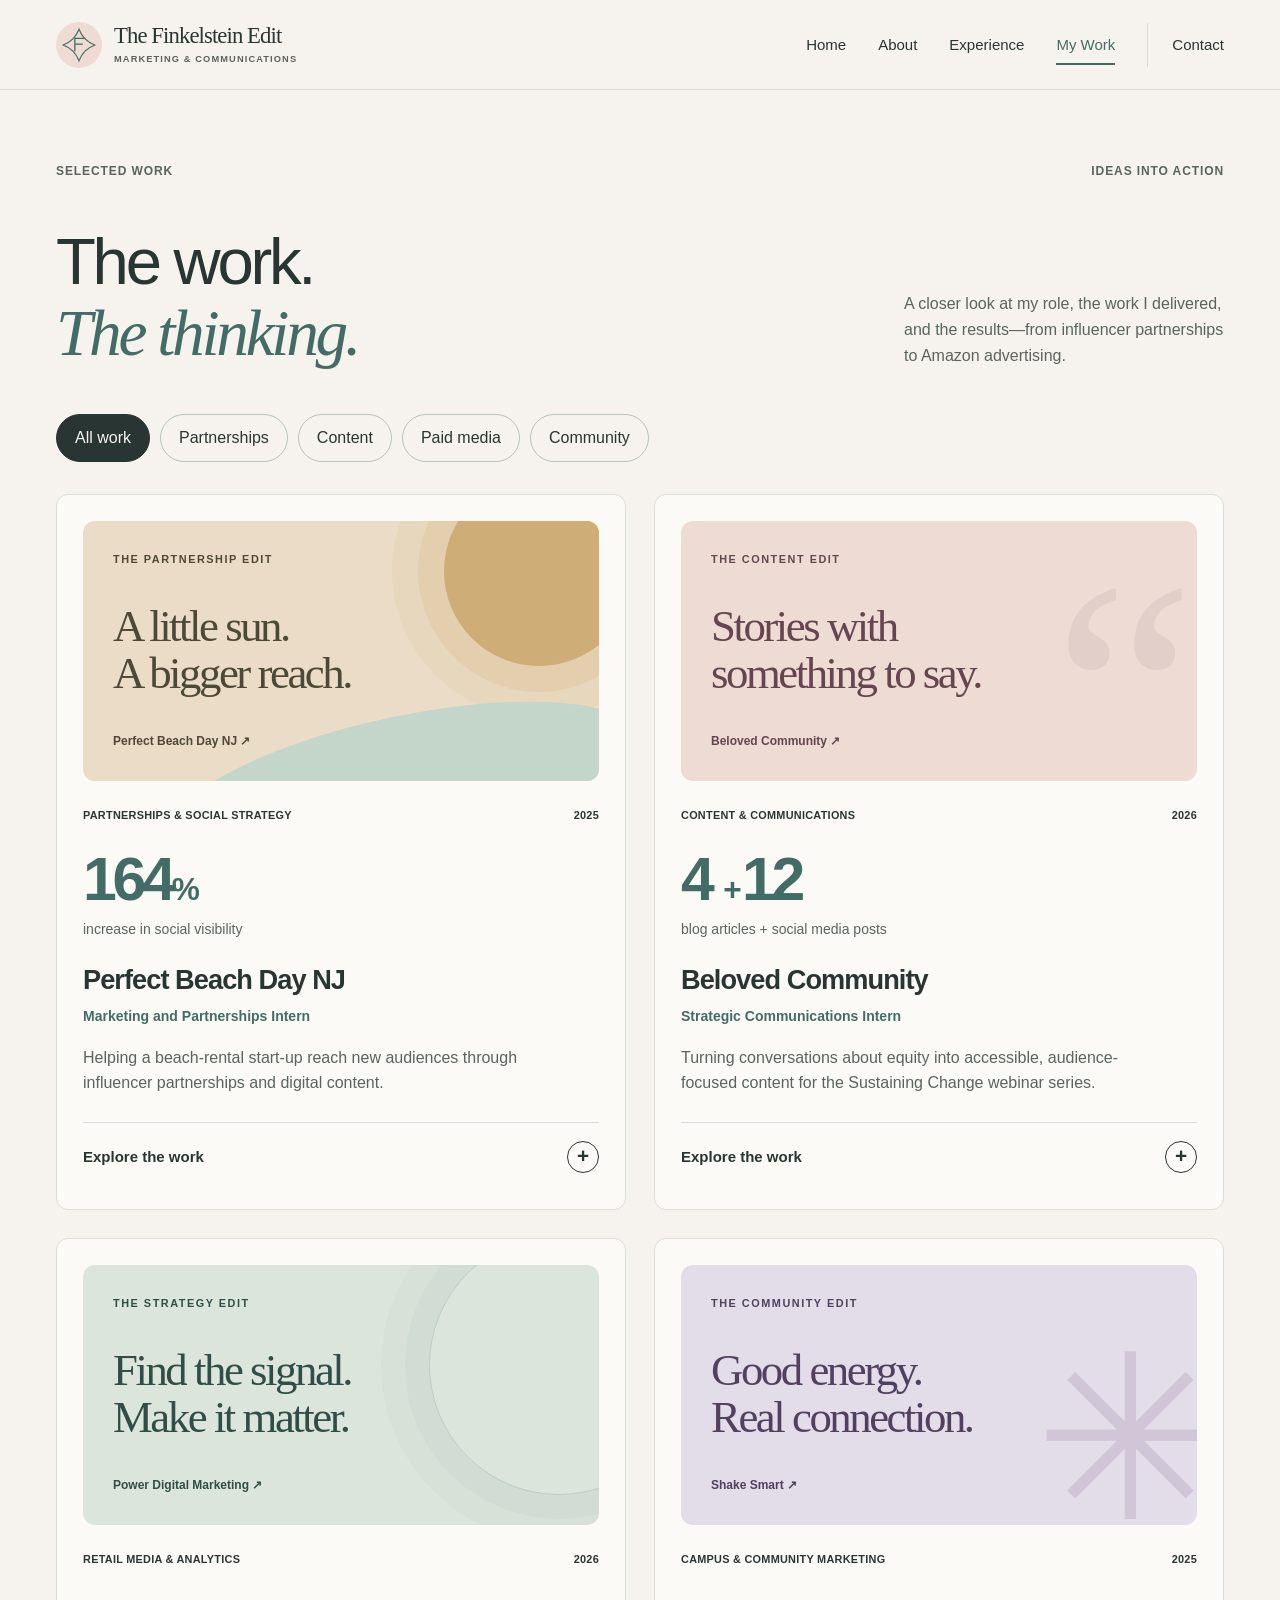
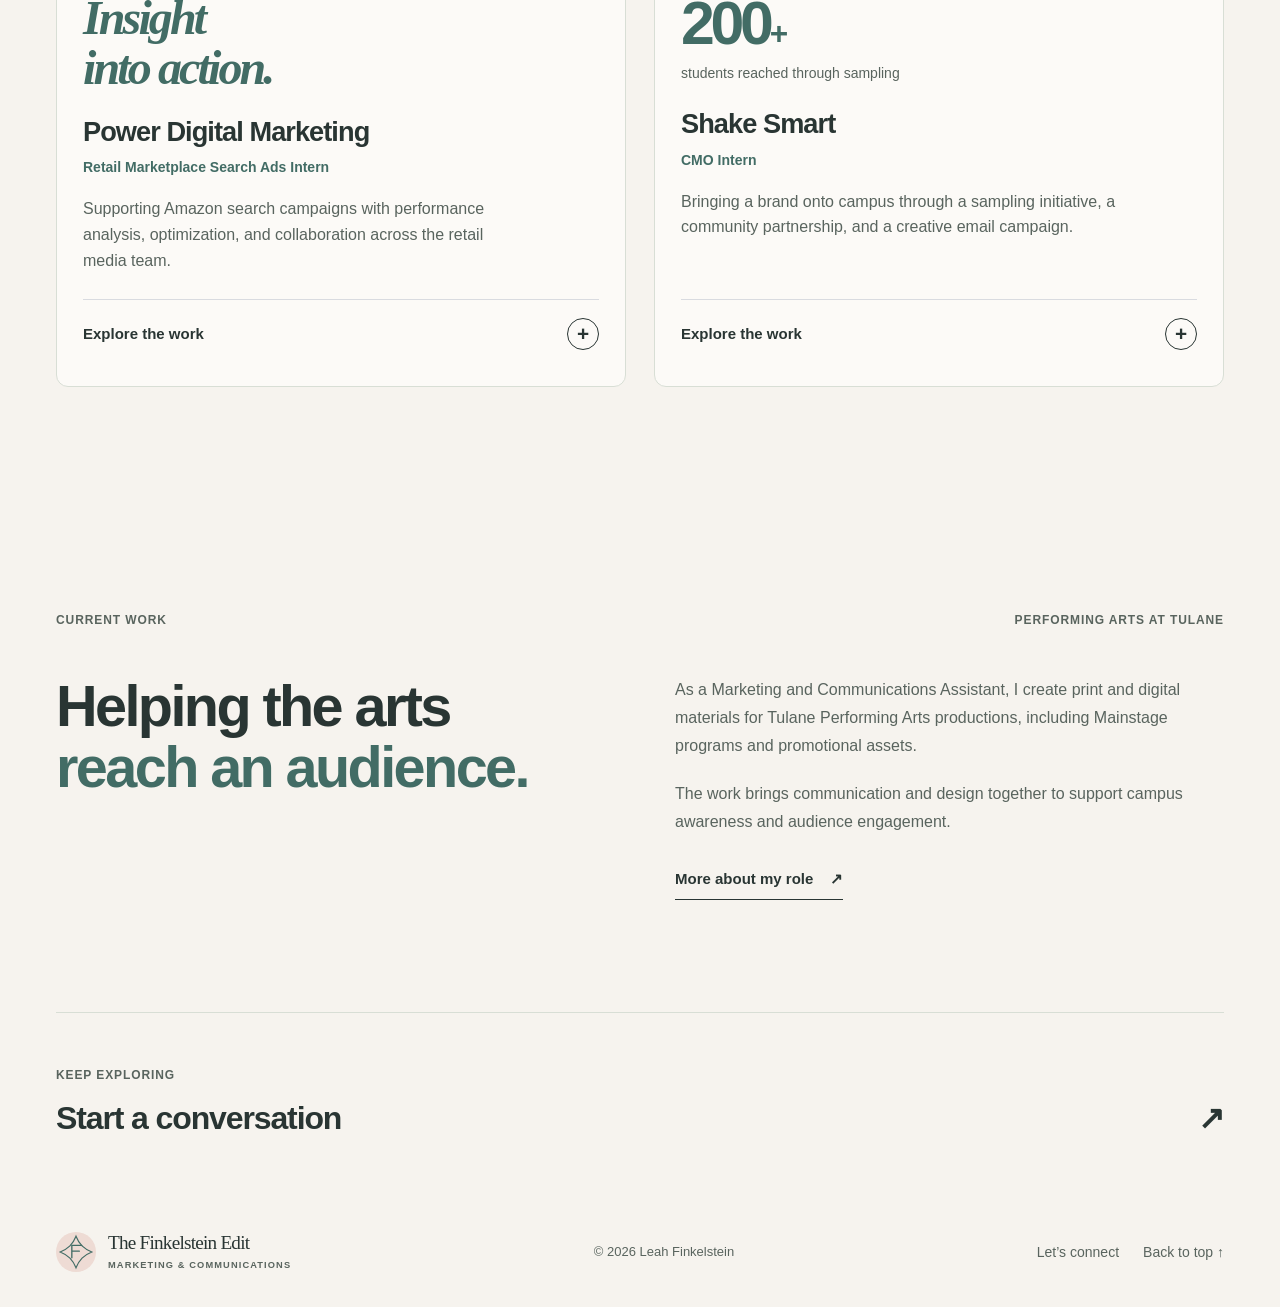
<file: work.html>
<!doctype html>
<html lang="en">
<head>
  <meta charset="UTF-8">
  <meta name="viewport" content="width=device-width, initial-scale=1">
  <meta name="description" content="Project highlights in influencer marketing, content strategy, Amazon advertising, campus activation, and performing arts communications.">
  <meta name="theme-color" content="#426c65">
  <meta property="og:title" content="Selected Work | Leah Finkelstein">
  <meta property="og:description" content="Project highlights in influencer marketing, content strategy, Amazon advertising, campus activation, and performing arts communications.">
  <meta property="og:type" content="website">
  <title>Selected Work | Leah Finkelstein</title>
  <link rel="icon" href="data:image/svg+xml,%3Csvg%20xmlns%3D%22http%3A%2F%2Fwww.w3.org%2F2000%2Fsvg%22%20viewBox%3D%220%200%2064%2064%22%3E%3Crect%20width%3D%2264%22%20height%3D%2264%22%20rx%3D%2216%22%20fill%3D%22%23eedbd4%22%2F%3E%3Cpath%20d%3D%22M32%207C38%2020%2044%2026%2057%2032C44%2038%2038%2044%2032%2057C26%2044%2020%2038%207%2032C20%2026%2026%2020%2032%207Z%22%20fill%3D%22none%22%20stroke%3D%22%23426c65%22%20stroke-width%3D%221.8%22%2F%3E%3Cpath%20d%3D%22M25%2042V22h16M25%2031h12%22%20fill%3D%22none%22%20stroke%3D%22%23426c65%22%20stroke-width%3D%222.3%22%2F%3E%3C%2Fsvg%3E">
  <link rel="stylesheet" href="styles.css?v=7">
  <script src="script.js?v=6" defer></script>
  <noscript><style>@media(max-width:700px){.header{height:auto;flex-wrap:wrap;padding-block:16px;gap:16px}.menu-toggle{display:none}nav{position:static;display:flex;flex-wrap:wrap;padding:0;box-shadow:none;width:100%;gap:4px}nav a{padding:6px 10px}.nav-contact{border:0;margin:0}}</style></noscript>
</head>
<body id="top">
<a class="skip-link" href="#main">Skip to content</a>
<div class="progress" aria-hidden="true"></div>
<header class="header">
    <a class="wordmark identity-mark" href="index.html" aria-label="The Finkelstein Edit — Leah Finkelstein, home"><span class="identity-emblem" aria-hidden="true"><svg viewBox="0 0 48 48" width="48" height="48" focusable="false"><path d="M24 5C28 15 33 20 43 24C33 28 28 33 24 43C20 33 15 28 5 24C15 20 20 15 24 5Z" fill="none" stroke="currentColor" stroke-width="1.4"/><path d="M19 31V16h12M19 23h9" fill="none" stroke="currentColor" stroke-width="1.6" stroke-linecap="round"/></svg></span><span class="identity-copy"><span class="identity-title">The Finkelstein Edit</span><span class="identity-subtitle">MARKETING &amp; COMMUNICATIONS</span></span></a>
    <button class="menu-toggle" aria-expanded="false" aria-controls="navigation">Menu <span aria-hidden="true">+</span></button>
    <nav id="navigation" aria-label="Main navigation"><a href="index.html">Home</a><a href="about.html">About</a><a href="experience.html">Experience</a><a href="work.html" aria-current="page">My Work</a><a href="contact.html" class="nav-contact">Contact</a></nav>
  </header>
<main id="main"><section class="work section page-opening" id="work" aria-labelledby="work-title"><div class="wrap">
      <div class="section-label reveal"><span>SELECTED WORK</span><span>IDEAS INTO ACTION</span></div>
      <div class="section-heading reveal"><h1 id="work-title">The work.<br><em>The thinking.</em></h1><p>A closer look at my role, the work I delivered, and the results—from influencer partnerships to Amazon advertising.</p></div>
      <div class="work-filters" role="group" aria-label="Filter projects" hidden><button type="button" data-filter="all" aria-pressed="true">All work</button><button type="button" data-filter="partnerships" aria-pressed="false">Partnerships</button><button type="button" data-filter="content" aria-pressed="false">Content</button><button type="button" data-filter="media" aria-pressed="false">Paid media</button><button type="button" data-filter="community" aria-pressed="false">Community</button></div><p id="filter-status" class="sr-only" role="status" aria-live="polite"></p><div class="projects">
        <article id="project-1" data-category="partnerships" class="project project-blue reveal"><div class="work-cover cover-beach" aria-hidden="true"><span class="cover-kicker">THE PARTNERSHIP EDIT</span><span class="cover-title">A little sun.<br>A bigger reach.</span><span class="cover-note">Perfect Beach Day NJ ↗</span><i class="sun-disc"></i></div><div class="project-top"><span>PARTNERSHIPS & SOCIAL STRATEGY</span><span>2025</span></div><div class="project-stat">164<span>%</span></div><p class="stat-label">increase in social visibility</p><h2>Perfect Beach Day NJ</h2><p class="project-role">Marketing and Partnerships Intern</p><p>Helping a beach-rental start-up reach new audiences through influencer partnerships and digital content.</p><details><summary>Explore the work <span class="sr-only">at Perfect Beach Day NJ</span><span aria-hidden="true">+</span></summary><div class="detail-content"><dl class="project-brief"><div><dt>The brief</dt><dd>Build awareness for a beach-rental start-up and reach new audiences.</dd></div><div><dt>My contribution</dt><dd>Built and managed 15 influencer partnerships and developed data-driven digital content strategies.</dd></div><div><dt>The results</dt><dd>Social visibility increased 164% and reach increased 147%. New audiences accounted for 97% of resulting traffic.</dd></div></dl></div></details></article>
        <article id="project-2" data-category="content" class="project project-light reveal"><div class="work-cover cover-content" aria-hidden="true"><span class="cover-kicker">THE CONTENT EDIT</span><span class="cover-title">Stories with<br>something to say.</span><span class="cover-note">Beloved Community ↗</span><i class="quote-mark">“</i></div><div class="project-top"><span>CONTENT & COMMUNICATIONS</span><span>2026</span></div><div class="project-stat">4 <span>+ </span>12</div><p class="stat-label">blog articles + social media posts</p><h2>Beloved Community</h2><p class="project-role">Strategic Communications Intern</p><p>Turning conversations about equity into accessible, audience-focused content for the Sustaining Change webinar series.</p><details><summary>Explore the work <span class="sr-only">at Beloved Community</span><span aria-hidden="true">+</span></summary><div class="detail-content"><dl class="project-brief"><div><dt>The brief</dt><dd>Make the Sustaining Change webinar series accessible to a wider audience.</dd></div><div><dt>My contribution</dt><dd>Developed content strategy, wrote four blog articles, and created 12 social media posts. Reviewed webinar recordings and transcripts to identify quotes and short-form video opportunities.</dd></div><div><dt>Delivered</dt><dd>Audience-focused written content and promotional video recommendations for the series.</dd></div></dl></div></details></article>
        <article id="project-3" data-category="media" class="project project-light reveal"><div class="work-cover cover-media" aria-hidden="true"><span class="cover-kicker">THE STRATEGY EDIT</span><span class="cover-title">Find the signal.<br>Make it matter.</span><span class="cover-note">Power Digital Marketing ↗</span><i class="orbit"></i></div><div class="project-top"><span>RETAIL MEDIA & ANALYTICS</span><span>2026</span></div><div class="project-word">Insight<br>into action.</div><h2>Power Digital Marketing</h2><p class="project-role">Retail Marketplace Search Ads Intern</p><p>Supporting Amazon search campaigns with performance analysis, optimization, and collaboration across the retail media team.</p><details><summary>Explore the work <span class="sr-only">at Power Digital Marketing</span><span aria-hidden="true">+</span></summary><div class="detail-content"><dl class="project-brief"><div><dt>The work</dt><dd>Support Amazon retail marketplace search campaigns through analysis and optimization.</dd></div><div><dt>My contribution</dt><dd>Analyzed weekly and month-to-date revenue, traffic, and conversion data to guide bid, budget, and targeting adjustments.</dd></div><div><dt>Team collaboration</dt><dd>Worked with retail media strategists on campaign launches, budgets, performance reports, client presentations, and cross-channel strategy.</dd></div></dl></div></details></article>
        <article id="project-4" data-category="community" class="project project-dark reveal"><div class="work-cover cover-campus" aria-hidden="true"><span class="cover-kicker">THE COMMUNITY EDIT</span><span class="cover-title">Good energy.<br>Real connection.</span><span class="cover-note">Shake Smart ↗</span><i class="spark">✳</i></div><div class="project-top"><span>CAMPUS & COMMUNITY MARKETING</span><span>2025</span></div><div class="project-stat">200<span>+</span></div><p class="stat-label">students reached through sampling</p><h2>Shake Smart</h2><p class="project-role">CMO Intern</p><p>Bringing a brand onto campus through a sampling initiative, a community partnership, and a creative email campaign.</p><details><summary>Explore the work <span class="sr-only">at Shake Smart</span><span aria-hidden="true">+</span></summary><div class="detail-content"><dl class="project-brief"><div><dt>The brief</dt><dd>Connect Shake Smart with its target audience on the Tulane campus.</dd></div><div><dt>My contribution</dt><dd>Developed a sampling initiative reaching more than 200 students and partnered with the Tulane University Service-Dog Training and Education Program on a charity event.</dd></div><div><dt>Recognition</dt><dd>A themed email campaign was featured in Shake Smart’s national newsletter for its creativity and community impact.</dd></div></dl></div></details></article>
      </div>
    </div></section><section class="section wrap current-work" aria-labelledby="current-work-title"><div class="section-label reveal"><span>CURRENT WORK</span><span>PERFORMING ARTS AT TULANE</span></div><div class="about-grid"><h2 id="current-work-title" class="reveal">Helping the arts<br><span class="blue">reach an audience.</span></h2><div class="about-copy reveal"><p>As a Marketing and Communications Assistant, I create print and digital materials for Tulane Performing Arts productions, including Mainstage programs and promotional assets.</p><p>The work brings communication and design together to support campus awareness and audience engagement.</p><a class="text-link" href="experience.html">More about my role <span aria-hidden="true">↗</span></a></div></div></section><div class="next-page wrap"><a href="contact.html"><span class="small-label">KEEP EXPLORING</span><span>Start a conversation <span aria-hidden="true">↗</span></span></a></div></main>
<footer class="footer wrap"><a class="wordmark identity-mark" href="index.html" aria-label="The Finkelstein Edit — Leah Finkelstein, home"><span class="identity-emblem" aria-hidden="true"><svg viewBox="0 0 48 48" width="48" height="48" focusable="false"><path d="M24 5C28 15 33 20 43 24C33 28 28 33 24 43C20 33 15 28 5 24C15 20 20 15 24 5Z" fill="none" stroke="currentColor" stroke-width="1.4"/><path d="M19 31V16h12M19 23h9" fill="none" stroke="currentColor" stroke-width="1.6" stroke-linecap="round"/></svg></span><span class="identity-copy"><span class="identity-title">The Finkelstein Edit</span><span class="identity-subtitle">MARKETING &amp; COMMUNICATIONS</span></span></a><span>© 2026 Leah Finkelstein</span><div class="footer-links"><a href="contact.html">Let’s connect</a><a href="#top">Back to top ↑</a></div></footer>
</body>
</html>
</file>
<file: styles.css>
:root{--blue:#426c65;--ink:#293533;--muted:#59645e;--line:#d8ded5;--paper:#f6f3ee;--light:#ecefe8;--max:1240px}*{box-sizing:border-box}html{scroll-behavior:smooth;scroll-padding-top:100px}body{margin:0;background:var(--paper);color:var(--ink);font-family:Arial,Helvetica,sans-serif;font-size:16px;line-height:1.6}a{color:inherit;text-decoration:none}button{font:inherit}a,button,summary{-webkit-tap-highlight-color:transparent}a:focus-visible,button:focus-visible,summary:focus-visible{outline:3px solid #98642e;outline-offset:6px}::selection{background:#c8d9ce;color:#101321}.wrap{width:min(var(--max),calc(100% - 112px));margin-inline:auto}.section{padding-block:112px}h1,h2,h3,p{margin:0}h1,h2,h3{line-height:1.05;letter-spacing:-.045em}h2{font-size:clamp(2.35rem,4.5vw,4rem);font-weight:600}h3{font-size:1.7rem;letter-spacing:-.03em}p{color:var(--muted)}.blue{color:var(--blue)}.header{height:90px;display:flex;align-items:center;justify-content:space-between;padding-inline:56px;border-bottom:1px solid var(--line);position:sticky;top:0;z-index:20;background:rgba(246,243,238,.96);backdrop-filter:blur(16px)}.wordmark{font-size:2rem;letter-spacing:-.09em;font-weight:800;line-height:1}.wordmark span{color:var(--blue)}nav{display:flex;align-items:center;gap:32px;font-size:.9375rem}nav a{transition:color .2s}nav a:hover{color:var(--blue)}.nav-contact{padding-left:24px;border-left:1px solid var(--line)}.nav-contact span{margin-left:12px}.menu-toggle{display:none}.progress{position:fixed;top:0;left:0;width:100%;height:3px;background:var(--blue);z-index:30;transform:scaleX(0);transform-origin:left}.hero{display:grid;grid-template-columns:1.3fr 1fr;gap:48px;padding-top:80px}.eyebrow,.section-label,.small-label,.project-top,.date,.portrait-caption,.hero-footer{font-size:.8125rem;letter-spacing:.075em;font-weight:600}.eyebrow{color:var(--blue);margin-bottom:24px}.hero h1{font-size:clamp(3.5rem,7.1vw,6.75rem);font-weight:600;letter-spacing:-.07em;line-height:.98}.hero-intro{color:var(--ink);font-size:clamp(1.2rem,2.1vw,1.75rem);line-height:1.3;letter-spacing:-.025em;margin-top:30px}.hero-intro span{color:var(--muted)}.hero-description{max-width:480px;margin-top:22px;font-size:1.0625rem;line-height:1.6}.actions{display:flex;gap:28px;align-items:center;margin-top:30px}.button{display:inline-flex;gap:24px;align-items:center;justify-content:center;padding:16px 22px;font-size:.9375rem;font-weight:600;border-radius:4px;transition:transform .2s,box-shadow .2s}.button:hover{transform:translateY(-3px);box-shadow:0 8px 24px #0002}.primary{background:var(--blue);color:white}.text-link{font-size:.9375rem;font-weight:600;border-bottom:1px solid;padding-block:6px;display:inline-block}.text-link:hover{color:var(--blue)}.text-link span[aria-hidden]{margin-left:12px}.portrait-panel{background:var(--blue);color:white;align-self:stretch;border-radius:180px 180px 10px 10px;min-height:540px;display:flex;align-items:center;justify-content:space-between;flex-direction:column;padding:55px 28px 28px;position:relative;overflow:hidden;transition:transform .4s}.portrait-panel:hover{transform:rotate(1deg)}.portrait-caption{display:flex;flex-direction:column;text-align:center;line-height:1.7;color:#e5ede6;font-size:.75rem;letter-spacing:.14em}.portrait{width:88%;max-width:345px;aspect-ratio:1;border-radius:50%;overflow:hidden;position:relative;box-shadow:0 18px 50px #274b3555;border:7px solid white;margin-block:26px;background:#eee}.portrait img{position:absolute;width:167.86%;max-width:none;height:auto;left:-33.57%;top:-28.57%}.portrait-bottom{width:100%;display:flex;justify-content:space-between;align-items:center;font-size:1.25rem;letter-spacing:-.03em}.portrait-bottom span:last-child{font-size:2.2rem}.hero-footer{grid-column:1/-1;display:flex;justify-content:space-between;align-items:center;padding-block:26px;border-bottom:1px solid var(--line);color:var(--muted);margin-top:12px;letter-spacing:.05em}.hero-footer a{font-size:.875rem;letter-spacing:0}.hero-footer a span{margin-left:24px}.section-label{display:flex;justify-content:space-between;gap:20px;color:var(--muted);margin-bottom:46px}.section-label span:last-child{color:var(--muted)}.about-grid{display:grid;grid-template-columns:1fr 1fr;gap:70px}.about h2{font-size:clamp(2.4rem,3.6vw,3.5rem);line-height:1.12}.about-copy p+p{margin-top:20px}.education-strip{display:grid;grid-template-columns:1fr 1fr 1fr;border-top:1px solid var(--line);margin-top:60px;padding-top:28px;gap:30px}.small-label{display:block;color:var(--muted);font-size:.75rem;margin-bottom:14px}.education-strip strong{display:block;font-size:1.1875rem;letter-spacing:-.025em}.education-strip p{font-size:.875rem;margin-top:6px}.work{background:var(--light)}.section-heading{display:flex;align-items:flex-end;justify-content:space-between;gap:40px;margin-bottom:46px}.section-heading>p{max-width:320px}.projects{display:grid;grid-template-columns:1fr 1fr;gap:24px;align-items:start}.project{padding:36px;border-radius:6px;min-height:464px;transition:transform .25s,box-shadow .25s}.project:hover{transform:translateY(-5px);box-shadow:0 16px 35px #1111}.project-top{display:flex;justify-content:space-between;gap:20px;font-size:.75rem;letter-spacing:.045em}.project-stat{font-size:clamp(4.5rem,7vw,6.5rem);font-weight:600;letter-spacing:-.07em;line-height:1;margin-top:42px}.project-stat>span{font-size:.52em}.stat-label{font-size:.875rem;margin-top:8px}.project h3{margin:34px 0 14px}.project>p:not(.stat-label){max-width:450px}.project-blue{background:var(--blue);color:#fff}.project-blue p{color:#e5ede6}.project-light{background:#fff;border:1px solid var(--line)}.project-dark{background:var(--ink);color:#fff}.project-dark p{color:#d4ddd3}.project-word{font-size:clamp(3rem,4.8vw,4.1rem);font-weight:600;letter-spacing:-.06em;line-height:1.03;color:var(--blue);margin-top:38px}.project details{border-top:1px solid #929bb055;margin-top:26px}.project summary{cursor:pointer;display:flex;justify-content:space-between;padding-top:19px;list-style:none;font-size:.875rem;font-weight:600}.project summary::-webkit-details-marker{display:none}.project summary span{font-size:1.3rem;line-height:1;transition:transform .2s}.project details[open] summary span{transform:rotate(45deg)}.detail-content{padding-top:22px;font-size:.9375rem}.detail-content p+p{margin-top:12px}.experience{background:var(--ink);color:#fff}.experience .section-label,.experience .section-label span:last-child{color:#c1ccc2}.experience .text-link:hover{color:#d4e2d7}.experience-row{display:grid;grid-template-columns:190px 1fr 155px;gap:35px;padding-block:32px;border-top:1px solid #526258}.experience-row .date{color:#c1ccc2;padding-top:5px;font-size:.75rem;letter-spacing:.025em}.experience-row h3{font-size:1.6rem}.experience-row p{color:#c1ccc2;font-size:.9375rem;max-width:540px}.experience-row .role{color:#fff;margin-block:9px 12px}.location{font-size:.8125rem;color:#c1ccc2;text-align:right;padding-top:5px}.leadership-grid{display:grid;grid-template-columns:repeat(3,1fr);gap:40px;margin-top:44px}.leadership-grid article{border-top:2px solid var(--ink);padding-top:24px}.leadership-grid h3{font-size:1.5rem}.leadership-grid .role{color:var(--ink);font-size:.875rem;margin:12px 0 18px}.leadership-grid article>p:not(.role){font-size:.9375rem}.leadership-grid .date{display:block;color:var(--muted);font-size:.75rem;margin-top:22px}.tools-row{display:flex;gap:40px;align-items:baseline;margin-top:58px;border-top:1px solid var(--line);padding-top:30px}.tools-row .small-label{white-space:nowrap}.tools-row ul{list-style:none;padding:0;margin:0;display:flex;flex-wrap:wrap;gap:10px}.tools-row li{border:1px solid var(--line);border-radius:30px;padding:6px 14px;font-size:.875rem}.contact{background:var(--blue);color:white}.contact .section-label,.contact .section-label span:last-child{color:#e5ede6}.contact h2{font-size:clamp(2.75rem,6.9vw,6rem);letter-spacing:-.06em}.contact h2>span{color:#b9d0bf}.contact-bottom{display:flex;align-items:center;justify-content:space-between;gap:40px;margin-top:42px}.contact-bottom p{color:#e5ede6;max-width:400px}.light{background:#fff;color:var(--ink)}.footer{padding-block:32px;display:flex;justify-content:space-between;align-items:center;gap:20px}.footer>span,.footer>a:last-child{font-size:.8125rem;color:var(--muted)}.skip-link{position:fixed;left:16px;top:-100px;z-index:99;background:white;color:var(--ink);padding:12px 20px;border:2px solid var(--blue)}.skip-link:focus{top:12px}.sr-only{position:absolute;width:1px;height:1px;padding:0;margin:-1px;overflow:hidden;clip:rect(0,0,0,0);white-space:nowrap;border:0}.reveal{transition:opacity .7s ease,transform .7s ease}.motion-ready .reveal.pending{opacity:0;transform:translateY(24px)}.entrance{animation:arrive .8s both}.hero h1{animation-delay:.08s}.hero-intro{animation-delay:.15s}.hero-description{animation-delay:.2s}.actions{animation-delay:.25s}.portrait-panel{animation-delay:.2s}@keyframes arrive{from{opacity:0;transform:translateY(20px)}to{opacity:1;transform:translateY(0)}}
@media(min-width:1500px){.hero{padding-top:90px}.portrait-panel{min-height:590px}}
@media(max-width:1000px){.wrap{width:calc(100% - 64px)}.header{padding-inline:32px}.hero{gap:32px;padding-top:55px}.hero h1{font-size:clamp(3.3rem,7.4vw,5.5rem)}.portrait-panel{min-height:490px;padding-inline:22px;padding-top:45px}.portrait-caption{font-size:.6875rem}.about-grid{gap:40px}.experience-row{grid-template-columns:155px 1fr;gap:24px}.location{display:none}.project{padding:28px}.project-top{font-size:.6875rem}.leadership-grid{gap:25px}.section{padding-block:80px}.actions{gap:18px}.button{gap:15px;padding:15px 18px}}
@media(max-width:700px){html{scroll-padding-top:82px}.wrap{width:calc(100% - 40px)}.header{height:72px;padding-inline:20px}.menu-toggle{display:flex;gap:20px;align-items:center;background:none;border:1px solid var(--line);border-radius:4px;padding:7px 12px;font-size:.875rem}.menu-toggle span{font-size:1.25rem;line-height:1}nav{display:none;position:absolute;left:0;right:0;top:72px;padding:20px;background:white;box-shadow:0 10px 20px #0001;align-items:stretch;gap:0}nav.open{display:flex;flex-direction:column}nav a{padding:13px 0}.nav-contact{border-left:0;border-top:1px solid var(--line);margin-top:7px}.hero{grid-template-columns:1fr;padding-top:46px;gap:36px}.eyebrow{font-size:.6875rem;letter-spacing:.06em;margin-bottom:20px}.hero h1{font-size:clamp(3rem,12vw,5.1rem)}.hero-intro{font-size:1.4rem;margin-top:24px}.hero-description{font-size:1rem}.actions{margin-top:25px}.portrait-panel{width:100%;min-height:420px;border-radius:150px 150px 6px 6px;padding:34px 25px 18px;max-width:420px;justify-self:center}.portrait{width:68%;max-width:260px;margin-block:24px}.portrait-caption{font-size:.6875rem}.portrait-bottom{font-size:1.0625rem}.hero-footer{margin-top:0;padding-block:22px;gap:18px;font-size:.625rem;letter-spacing:.02em}.hero-footer a{font-size:.75rem}.hero-footer a span{margin-left:8px}.section{padding-block:64px}.section-label{font-size:.6875rem;margin-bottom:30px;letter-spacing:.05em}.section-label span:last-child{display:none}.about-grid{grid-template-columns:1fr;gap:26px}.about h2{font-size:2.25rem}.education-strip{grid-template-columns:1fr;gap:24px;margin-top:35px}.education-strip>div+div{padding-top:22px;border-top:1px solid var(--line)}.section-heading{align-items:flex-start;flex-direction:column;gap:24px;margin-bottom:30px}h2{font-size:2.5rem}.section-heading>p{max-width:100%}.projects{grid-template-columns:1fr;gap:18px}.project{padding:27px;min-height:0}.project-stat{font-size:5.5rem;margin-top:34px}.project-word{font-size:3.5rem}.project-top{font-size:.6875rem}.project h3{margin-top:28px;font-size:1.6rem}.experience-row{grid-template-columns:1fr;gap:12px;padding-block:27px}.experience-row h3{font-size:1.5rem}.leadership-grid{grid-template-columns:1fr;gap:32px;margin-top:32px}.tools-row{flex-direction:column;gap:6px;margin-top:35px}.contact h2{font-size:clamp(2.3rem,9.6vw,4rem)}.contact-bottom{align-items:flex-start;flex-direction:column;gap:26px;margin-top:28px}.footer{flex-wrap:wrap;padding-block:28px}.footer .wordmark{font-size:1.7rem}.footer>span{font-size:.75rem}.footer>a:last-child{font-size:.75rem}}
@media(prefers-reduced-motion:reduce){html{scroll-behavior:auto}*,*::before,*::after{animation:none!important;transition:none!important}.motion-ready .reveal.pending{opacity:1;transform:none}.portrait-panel:hover,.project:hover,.button:hover{transform:none}}

/* Refined rhythm, clearer controls, and responsive interaction states. */
h1,h2,h3{text-wrap:balance}p{text-wrap:pretty}.hero-copy{min-width:0}.actions{flex-wrap:wrap}.header{transition:box-shadow .25s,border-color .25s}.header.scrolled{box-shadow:0 4px 24px #29353308;border-bottom-color:#d8ded5}nav a{position:relative;min-height:44px;display:inline-flex;align-items:center}nav a[aria-current="location"]{color:var(--blue)}nav a:not(.nav-contact)::after{content:"";position:absolute;bottom:2px;left:0;width:100%;height:2px;background:var(--blue);transform:scaleX(0);transform-origin:left;transition:transform .25s}nav a[aria-current="location"]::after,nav a:not(.nav-contact):hover::after{transform:scaleX(1)}.button span[aria-hidden],.text-link span[aria-hidden]{display:inline-block;transition:transform .25s}.button:hover span[aria-hidden],.text-link:hover span[aria-hidden]{transform:translate(3px,-3px)}.button.primary:hover span[aria-hidden]{transform:translate(3px,3px)}.portrait-panel{background:linear-gradient(150deg,#426c65 35%,#365b55 100%)}.portrait-panel:hover{transform:none}.portrait{transition:box-shadow .5s,transform .5s}.portrait-panel:hover .portrait{transform:translateY(-5px);box-shadow:0 26px 55px #274b3566}.portrait-bottom{border-top:1px solid #ffffff38;padding-top:18px}.about-copy{max-width:570px}.education-strip{padding-bottom:8px}.education-strip>div{border-left:2px solid var(--blue);padding-left:20px}.projects{align-items:stretch;gap:28px}.project{display:flex;flex-direction:column;border-radius:12px;min-width:0;border:1px solid transparent}.project-light{border-color:var(--line)}.project>p:not(.stat-label){margin-bottom:26px}.project details{margin-top:auto}.project summary{min-height:60px;align-items:center;gap:18px;padding:18px 0 0;font-size:.9375rem}.project summary>span[aria-hidden]{display:inline-flex;align-items:center;justify-content:center;border:1px solid currentColor;width:32px;height:32px;border-radius:50%;flex-shrink:0}.project details[open] .detail-content{animation:arrive .3s ease-out}.project-light:has(details[open]){border-color:var(--blue)}.project:focus-within{box-shadow:0 0 0 3px #426c6526}.project-blue{background:linear-gradient(140deg,#426c65,#365b55)}.project-dark{background:linear-gradient(140deg,#33433d,#293533)}.project-stat{font-variant-numeric:tabular-nums}.project-word{min-height:136px}.experience-row{transition:background .25s}.experience-row:hover{background:#ffffff04}.experience-row h3{letter-spacing:-.025em}.experience-row .role{color:#d4e2d7}.tools-row li{background:var(--light);border-color:transparent}.contact{background:linear-gradient(120deg,#426c65,#365b55)}.menu-toggle{min-height:44px}.menu-toggle span{transition:transform .2s}.menu-toggle[aria-expanded="true"] span{transform:rotate(45deg)}.small-label,.project-top,.date,.portrait-caption,.hero-footer,.section-label,.eyebrow{font-size:max(.75rem,12px)}.project-top{line-height:1.6;letter-spacing:.025em}.project-top>span:last-child{flex-shrink:0}.leadership-grid article>p:not(.role),.experience-row p,.detail-content{font-size:1rem}
@media(min-width:1001px){.about-grid>h2{position:sticky;top:140px;align-self:start}.projects>.project:nth-child(2n){transition-delay:.08s}.leadership-grid>article:nth-child(2){transition-delay:.08s}.leadership-grid>article:nth-child(3){transition-delay:.16s}}
@media(hover:hover) and (pointer:fine){.project:hover{transform:translateY(-6px);box-shadow:0 18px 35px #29353312}.project-light:hover{border-color:#8fa89a}}
@media(max-width:1000px){.project-word{min-height:118px}.experience-row .date,.leadership-grid .date{font-size:.75rem}}
@media(max-width:700px){nav.open{animation:arrive .2s ease-out}nav a{font-size:1rem;padding:15px 12px;border-radius:5px}nav a[aria-current="location"]{background:#e4ebe2}nav a:not(.nav-contact)::after{display:none}.portrait-panel{min-height:400px}.portrait-caption{font-size:.75rem;letter-spacing:.09em}.hero-footer{align-items:flex-start;flex-wrap:wrap;row-gap:10px}.hero-footer a{min-height:24px}.section-label{font-size:.75rem}.eyebrow{font-size:.75rem;letter-spacing:.025em}.project-top{font-size:.75rem}.project{padding:26px}.project-word{min-height:0}.education-strip>div+div{border-top:0;padding-top:0}.experience-row p{font-size:1rem}.projects{gap:22px}.contact .button{width:100%}.portrait-panel:hover .portrait{transform:none}.footer>a:last-child{padding-block:10px}}
@media(prefers-reduced-motion:reduce){.portrait-panel:hover .portrait,.button:hover span[aria-hidden],.text-link:hover span[aria-hidden],.project:hover{transform:none}}
@media print{.header,.progress,.skip-link,.menu-toggle,.actions,.hero-footer,.footer{display:none}.section{padding-block:28px}.wrap{width:100%}.hero{padding-top:0;gap:20px}.portrait-panel{min-height:0}.portrait-caption,.portrait-bottom{display:none}.portrait{max-width:180px}.reveal,.entrance,.motion-ready .reveal.pending{opacity:1!important;transform:none!important}.experience,.contact,.project{background:white!important;color:black!important}.experience p,.contact p,.project p,.experience .role{color:#333!important}.project{break-inside:avoid}.section-label{margin-bottom:16px}.project-stat{font-size:3rem}.project details{margin-top:12px}.contact h2{font-size:2.5rem}}

/* Separate pages, shared identity. */
nav a[aria-current="page"]{color:var(--blue)}nav a[aria-current="page"]::after{transform:scaleX(1)}.page-opening h1{font-size:clamp(2.75rem,5.1vw,4.7rem);line-height:1.08;letter-spacing:-.05em;font-weight:600}.page-opening{padding-top:80px}.about.page-opening{padding-bottom:64px}.about.page-opening+.leadership{padding-top:40px}.about-grid>h1{align-self:start}.home-highlights{padding-top:78px}.home-links{display:grid;grid-template-columns:repeat(3,1fr);gap:24px}.home-links>a{border:1px solid var(--line);border-radius:12px;padding:30px;display:flex;flex-direction:column;transition:transform .25s,box-shadow .25s}.home-links>a:first-child{background:var(--blue);color:white;border-color:var(--blue)}.home-links>a:first-child p,.home-links>a:first-child .small-label{color:#e5ede6}.home-links strong{display:block;font-size:clamp(2rem,3.8vw,3.4rem);line-height:1.05;letter-spacing:-.045em;margin:16px 0 22px;font-weight:600}.home-links strong>span{font-size:.55em}.home-links p{font-size:1rem;margin-bottom:30px}.home-link-label{margin-top:auto;padding-top:18px;border-top:1px solid #a2a9b955;display:flex;justify-content:space-between;gap:18px;font-size:.875rem;font-weight:600}.home-links>a:hover{transform:translateY(-5px);box-shadow:0 15px 30px #29353312}.next-page{padding-block:45px;border-top:1px solid var(--line)}.next-page>a{display:block}.next-page>a>span:last-child{font-size:clamp(1.4rem,2.5vw,2rem);font-weight:600;letter-spacing:-.035em;display:flex;justify-content:space-between;gap:20px}.next-page a:hover{color:var(--blue)}.community{background:var(--light)}.community-grid{display:grid;grid-template-columns:repeat(2,1fr);gap:36px 50px;margin-top:42px}.community-grid article{border-top:1px solid var(--line);padding-top:25px}.community-grid h3{font-size:1.4rem;margin-bottom:15px}.memberships{margin-top:45px;border-top:1px solid var(--line);padding-top:25px}.credential-list{margin-block:40px}.credential-list article{border-top:1px solid var(--line);padding-block:24px;display:flex;align-items:baseline;justify-content:space-between;gap:24px}.credential-list h3{font-size:1.35rem;line-height:1.3;letter-spacing:-.025em}.credential-list p{font-size:.9375rem;margin-top:8px}.credential-list article>span{font-size:.875rem;white-space:nowrap;color:var(--muted)}.contact-page{min-height:530px;display:flex;align-items:center}.contact-page h1{font-size:clamp(2.75rem,6.5vw,6rem)}.contact-page h1>span{color:#b9d0bf}.contact-facts{display:flex;gap:30px;flex-wrap:wrap;margin-top:30px}.contact-facts strong{font-size:.9375rem}.contact-facts .small-label{margin-bottom:6px}.current-work .text-link{margin-top:24px}
@media(max-width:1000px){nav{gap:22px}.nav-contact{padding-left:18px}.home-links{gap:18px}.home-links>a{padding:24px}.page-opening{padding-top:64px}}
@media(max-width:700px){.page-opening{padding-top:45px}.page-opening h1{font-size:clamp(2.3rem,9.5vw,3.6rem)}nav{gap:0}nav a[aria-current="page"]{background:#e4ebe2}.nav-contact{padding-left:12px}.home-highlights{padding-top:50px}.home-links,.community-grid{grid-template-columns:1fr}.home-links strong{font-size:2.7rem}.home-links>a{padding:28px}.credential-list article{align-items:flex-start;flex-direction:column;gap:12px}.community-grid{gap:28px}.next-page{padding-block:32px}.contact-page{min-height:480px}.about.page-opening+.leadership{padding-top:24px}.contact-facts{flex-direction:column;gap:20px}.home-links>a:hover{transform:none}}
@media(prefers-reduced-motion:reduce){.home-links>a:hover{transform:none}}

/* A softer botanical palette with readable charcoal text and warm surfaces. */
:root{--accent:#426c65;--blue:var(--accent);--sage:#dce5dc;--cream:#f6f3ee;--card:#fcfaf7}
.project-light,.light{background:var(--card)}
.portrait-panel,.project-blue,.home-links>a:first-child,.contact{background:linear-gradient(140deg,#e4ebe1,#ceded5);color:var(--ink)}
.portrait-caption,.portrait-bottom,.project-blue p,.home-links>a:first-child p,.home-links>a:first-child .small-label,.contact p,.contact .section-label,.contact .section-label span:last-child{color:#40594e}
.portrait{border-color:var(--card);box-shadow:0 18px 50px #294a3424}
.portrait-bottom{border-top-color:#81998a66}
.contact h2>span,.contact-page h1>span{color:var(--accent)}
.contact .light{background:var(--accent);color:var(--card)}
.home-links>a:first-child{border-color:#c3d3c6}
.home-links>a{background:var(--card)}
.project-blue .project-stat{color:#365b55}
.skip-link{background:var(--cream)}
@media(max-width:700px){nav{background:var(--cream)}}
@media print{.portrait-panel,.project-blue,.home-links>a:first-child,.contact{background:white!important;color:black!important}}

/* Portfolio clarity: visible roles, structured briefs, and balanced page rhythm. */
.hero-intro{font-size:clamp(1.2rem,1.9vw,1.6rem);line-height:1.4}.hero-description{max-width:510px}
.project h2{font-size:1.7rem;line-height:1.15;letter-spacing:-.035em;margin:32px 0 10px;text-wrap:balance}
.project>.project-role{font-size:.875rem;font-weight:600;color:var(--accent);margin:0 0 18px!important;line-height:1.5}
.project-dark>.project-role{color:#d4e2d7}.project-blue>.project-role{color:#365b55}
.project-brief{margin:0}.project-brief>div+div{border-top:1px solid #8b9b8b45;margin-top:20px;padding-top:20px}
.project-brief dt{font-size:.8125rem;font-weight:700;letter-spacing:.04em;margin-bottom:8px}
.project-brief dd{margin:0;font-size:1rem;line-height:1.65;color:var(--muted)}.project-blue .project-brief dd{color:#40594e}.project-dark .project-brief dd{color:#d4ddd3}
.project details[open] summary{padding-bottom:4px}.project details[open] .detail-content{padding-bottom:4px}
.footer-links{display:flex;align-items:center;gap:24px;font-size:.875rem;color:var(--muted)}.footer-links>a{padding-block:12px}.footer-links>a:hover{color:var(--accent)}
.next-page>a{padding-block:8px}.next-page .small-label{margin-bottom:8px}
@media(min-width:1001px){.page-opening{padding-top:72px}.hero{padding-top:64px}.hero-footer{margin-top:0}.section-heading{gap:56px}.project{padding:38px}.about-copy{line-height:1.75}}
@media(max-width:700px){.hero-intro{font-size:1.35rem}.project h2{font-size:1.6rem}.project>.project-role{font-size:.875rem}.footer-links{gap:20px;font-size:.8125rem}.footer{row-gap:8px}.footer-links{width:100%;justify-content:space-between;border-top:1px solid var(--line);margin-top:8px}.project summary{min-height:64px}}


/* An editorial portfolio: original decorative covers, never campaign mockups. */
:root{--blush:#eedbd4;--plum:#654650}
h1 em,h2 em{font-family:Georgia,'Times New Roman',serif;font-weight:400;color:var(--accent)}
.hero h1{font-weight:500;font-size:clamp(3.3rem,7.5vw,7rem);letter-spacing:-.065em}
.hero h1 em{letter-spacing:-.07em}
.editorial-home .portrait-panel{border-radius:48% 48% 12px 12px;background:linear-gradient(145deg,#eee1d6,#dce5dc);overflow:visible;isolation:isolate}
.portrait-sticker{position:absolute;z-index:2;right:-12px;top:42px;padding:18px 22px;border-radius:50%;background:#eedbd4;color:#654650;box-shadow:0 6px 20px #65465012;transform:rotate(9deg);font-family:Georgia,serif;font-style:italic;text-align:center;font-size:1.2rem;line-height:1.2}
.editorial-home .portrait-caption{padding-top:22px}
.editorial-home .portrait-bottom{font-family:Georgia,serif;font-style:italic;font-size:1.6rem}
.specialty-ribbon{margin-top:40px;padding:22px 24px;background:var(--blush);border-block:1px solid #ddc7bf;display:flex;align-items:center;justify-content:center;flex-wrap:wrap;gap:22px 38px;color:#654650;font-size:.85rem;letter-spacing:.06em}
.specialty-ribbon b{font-size:1.6rem;line-height:1}
.featured-grid{display:grid;grid-template-columns:1fr 1fr;gap:30px}
.feature-card{display:block;min-width:0}
.work-cover{position:relative;isolation:isolate;min-height:280px;display:flex;flex-direction:column;justify-content:space-between;overflow:hidden;border-radius:12px;padding:30px;color:#293533;background:#dce5dc;transition:transform .35s}
.cover-kicker{font-size:.68rem;letter-spacing:.14em;font-weight:700;z-index:1}
.cover-title{font-family:Georgia,'Times New Roman',serif;font-size:clamp(2.2rem,3.5vw,3.4rem);letter-spacing:-.055em;line-height:1.05;z-index:1;max-width:95%;padding-block:26px}
.cover-note{font-size:.75rem;font-weight:600;z-index:1}
.work-cover i{position:absolute;z-index:0;pointer-events:none}
.cover-beach{background:#eadcc6;color:#4c4939}
.sun-disc{height:190px;width:190px;border-radius:50%;background:#cfad76;right:-35px;top:-45px;box-shadow:0 0 0 26px #cfad7633,0 0 0 52px #cfad761c}
.cover-beach::after{content:"";position:absolute;bottom:-85px;right:-10%;width:95%;height:150px;border-radius:50%;background:#c4d5c9;transform:rotate(-12deg)}
.cover-content{background:#eedbd4;color:#654650}
.quote-mark{font-family:Georgia,serif;font-size:20rem;font-style:normal;color:#65465014;line-height:1;right:2px;top:12px}
.cover-media{background:#dce5dc;color:#304e47}
.orbit{width:260px;height:260px;border:1px solid #426c6533;border-radius:50%;right:-90px;top:-30px;box-shadow:0 0 0 24px #426c650a,0 0 0 48px #426c6508}
.cover-campus{background:#e3dce9;color:#51405e}
.spark{font-size:230px;line-height:1;right:-30px;bottom:-30px;font-style:normal;color:#8d749c35}
.feature-caption{padding:24px 2px;position:relative;padding-right:30px}
.feature-caption h3{font-size:1.35rem;margin-bottom:8px;letter-spacing:-.025em}
.feature-caption p{font-size:.875rem}
.feature-caption>span{position:absolute;right:0;top:22px;font-size:1.6rem}
.feature-card:hover .work-cover{transform:translateY(-5px)}
.featured-work{padding-bottom:30px}
.home-highlights h2,.contact h2{font-family:Georgia,'Times New Roman',serif;font-weight:400}
.home-links>a:nth-child(2){background:#f0e3dd}
.home-links>a:nth-child(3){background:#e9e3ed}
.page-opening h1{font-weight:500}
.work{background:var(--paper)}
.work-filters{display:flex;gap:10px;flex-wrap:wrap;margin:0 0 32px}
.work-filters[hidden],.project[hidden]{display:none!important}
.work-filters button{border:1px solid #b7c4ba;background:transparent;color:var(--ink);border-radius:30px;padding:10px 18px;min-height:44px;cursor:pointer;transition:background .2s,color .2s}
.work-filters button[aria-pressed="true"]{background:var(--ink);color:var(--paper);border-color:var(--ink)}
.work-filters button:hover{box-shadow:0 0 0 2px #426c6526}
.project{background:var(--card);color:var(--ink);border:1px solid var(--line);padding:26px;scroll-margin-top:110px}
.project .work-cover{margin-bottom:26px;min-height:260px}
.project .project-top{font-size:.68rem}
.project .project-stat{font-size:3.8rem;margin-top:25px;color:var(--accent)}
.project .project-word{font-family:Georgia,serif;font-style:italic;font-size:3rem;min-height:0;margin-top:25px}
.project h2{margin-top:24px}
.project p,.project-dark p,.project-blue p,.project .project-brief dd{color:var(--muted)}
.project>.project-role,.project-dark>.project-role{color:var(--accent)}
.project summary{padding-bottom:10px}
.project details[open] summary{padding-bottom:10px}
.project summary>.sr-only{transform:none!important}
.project .detail-content{padding-top:20px}
.contact{background:linear-gradient(120deg,#e4ebe1,#eedbd4)}
.community{background:#efe6e0}
@media(min-width:1001px){.editorial-home .hero{grid-template-columns:1.2fr 1fr;gap:60px}.featured-work .section-heading{align-items:center}}
@media(max-width:700px){
.hero h1{font-size:clamp(3rem,12vw,5rem)}
.portrait-sticker{right:0;top:22px;padding:14px 18px;font-size:1rem}
.specialty-ribbon{gap:12px 18px;font-size:.75rem;margin-top:28px}.specialty-ribbon b{font-size:1.2rem}
.featured-grid{grid-template-columns:1fr;gap:18px}
.work-cover{min-height:260px;padding:26px}
.cover-title{font-size:2.6rem}
.project{padding:20px}.project .work-cover{min-height:235px;padding:22px}.project .cover-title{font-size:2.2rem}
.project .project-stat{font-size:3.4rem}.work-filters{gap:8px}.work-filters button{padding:10px 14px;font-size:.875rem}
}
@media(prefers-reduced-motion:reduce){.feature-card:hover .work-cover{transform:none}.work-cover{transition:none}}
@media print{.work-filters,.specialty-ribbon,.portrait-sticker{display:none}.project[hidden]{display:flex!important}.work-cover{min-height:150px}.cover-title{font-size:2rem}}


/* A personal editorial masthead and native-size headshot presentation. */
.wordmark.identity-mark{display:inline-flex;align-items:center;gap:12px;letter-spacing:0;font-weight:400;flex-shrink:0;line-height:1}
.identity-mark span{color:inherit}
.identity-emblem{display:grid;place-items:center;flex:0 0 46px;width:46px;height:46px;background:var(--blush);border-radius:50%;color:var(--accent)!important}
.identity-emblem svg{display:block;width:40px;height:40px}
.identity-copy{display:flex;flex-direction:column;gap:7px}
.identity-title{font-family:Georgia,'Times New Roman',serif;font-size:1.42rem;letter-spacing:-.04em;white-space:nowrap;line-height:1.05}
.identity-subtitle{font-family:Arial,Helvetica,sans-serif;font-size:.58rem;letter-spacing:.12em;font-weight:600;line-height:1.2;color:var(--muted)!important}
.portrait{width:min(280px,100%);max-width:280px;border-width:4px}
/* The source headshot is about 280 px across; avoid enlarging it further. */
.portrait-panel:hover .portrait{transform:none}
.footer .identity-title{font-size:1.2rem}
.footer .identity-emblem{width:40px;height:40px;flex-basis:40px}
@media(min-width:701px) and (max-width:1000px){
.header .identity-mark{gap:9px}.header .identity-title{font-size:1.18rem}
.header .identity-subtitle{font-size:.52rem;letter-spacing:.07em}
.header .identity-emblem{width:38px;height:38px;flex-basis:38px}
.header nav{gap:14px;font-size:.875rem}.header .nav-contact{padding-left:14px}
}
@media(max-width:700px){
.header .identity-mark{gap:8px;max-width:calc(100% - 95px)}
.header .identity-emblem{width:36px;height:36px;flex-basis:36px}
.header .identity-emblem svg{width:32px;height:32px}
.header .identity-title{font-size:clamp(.94rem,3.7vw,1.25rem)}
.header .identity-subtitle{font-size:.49rem;letter-spacing:.04em}
.portrait{width:min(280px,100%);max-width:280px}
.footer .identity-mark{gap:9px}.footer .identity-title{font-size:1.05rem}
}
@media(max-width:360px){
.header .identity-mark{gap:5px}.header .identity-emblem{width:30px;height:30px;flex-basis:30px}
.header .identity-emblem svg{width:28px;height:28px}.header .identity-subtitle{font-size:.44rem}
.footer{flex-wrap:wrap}
}
</file>
